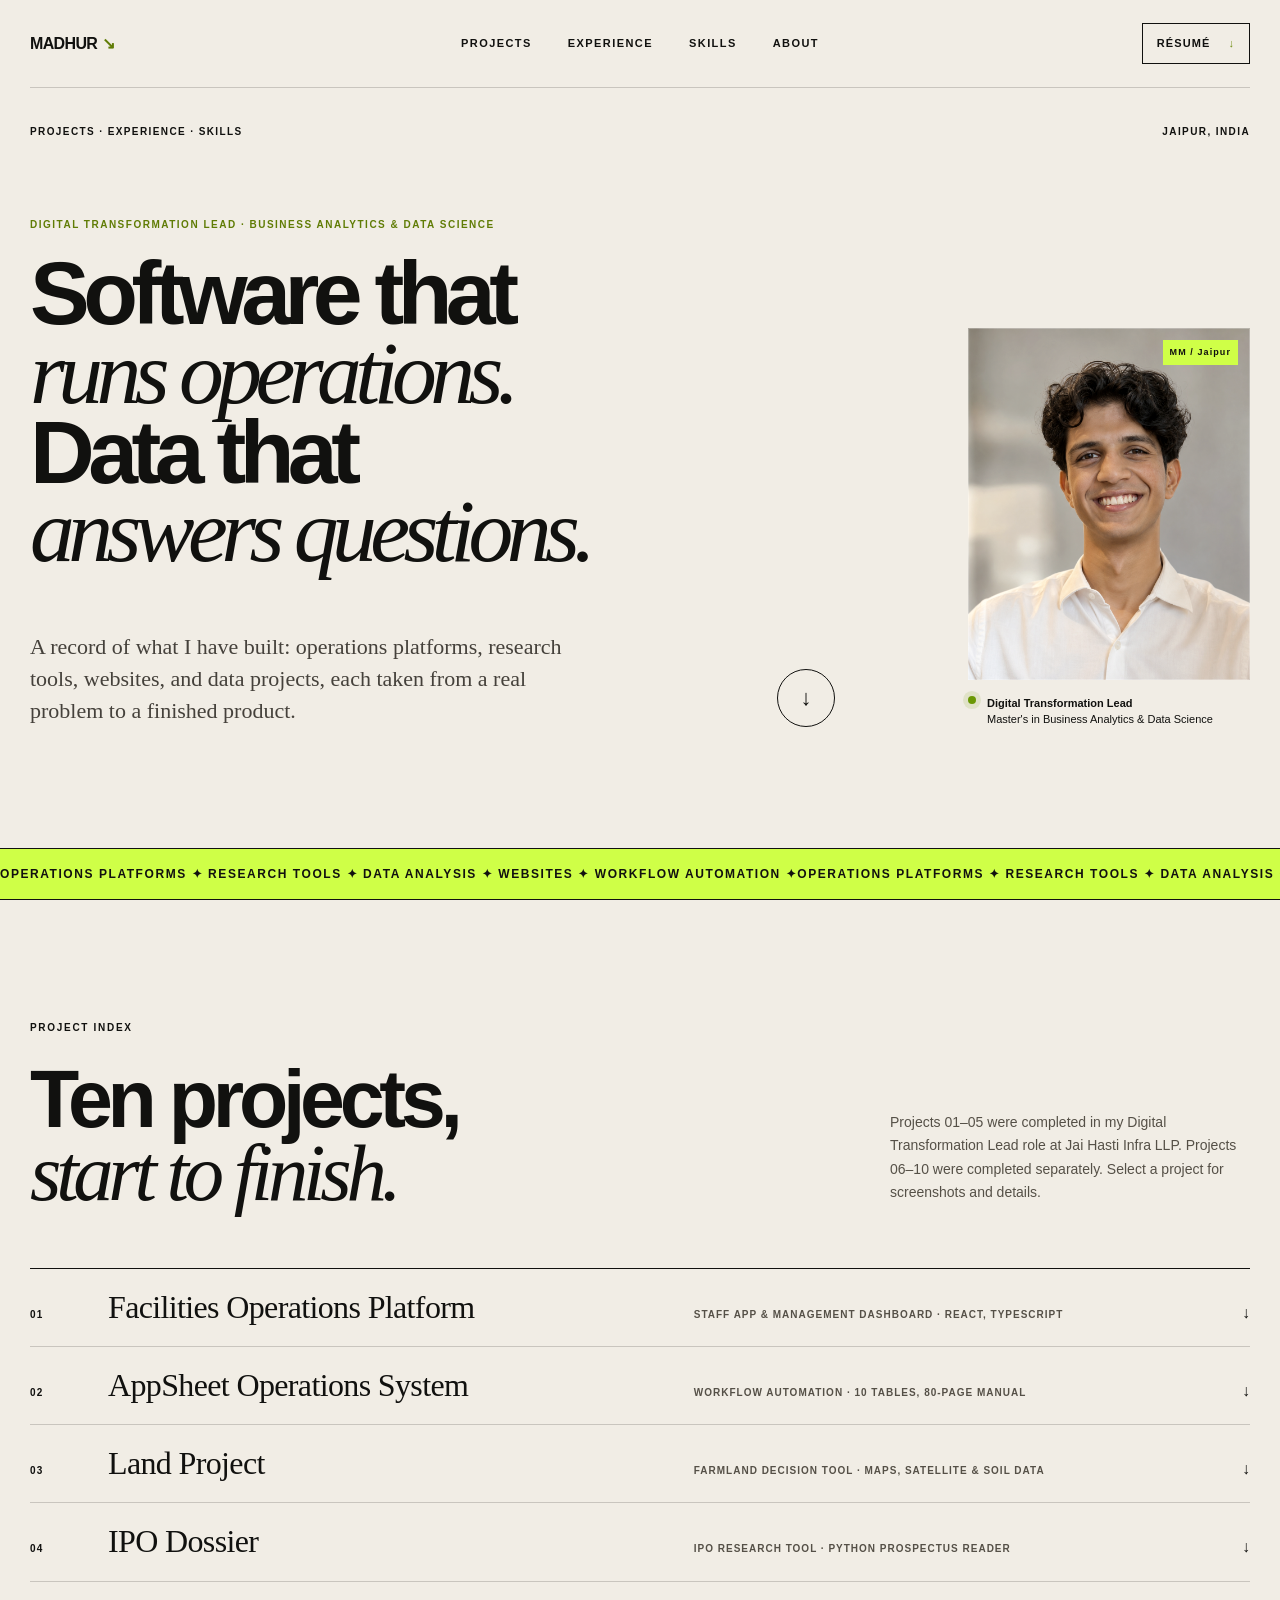
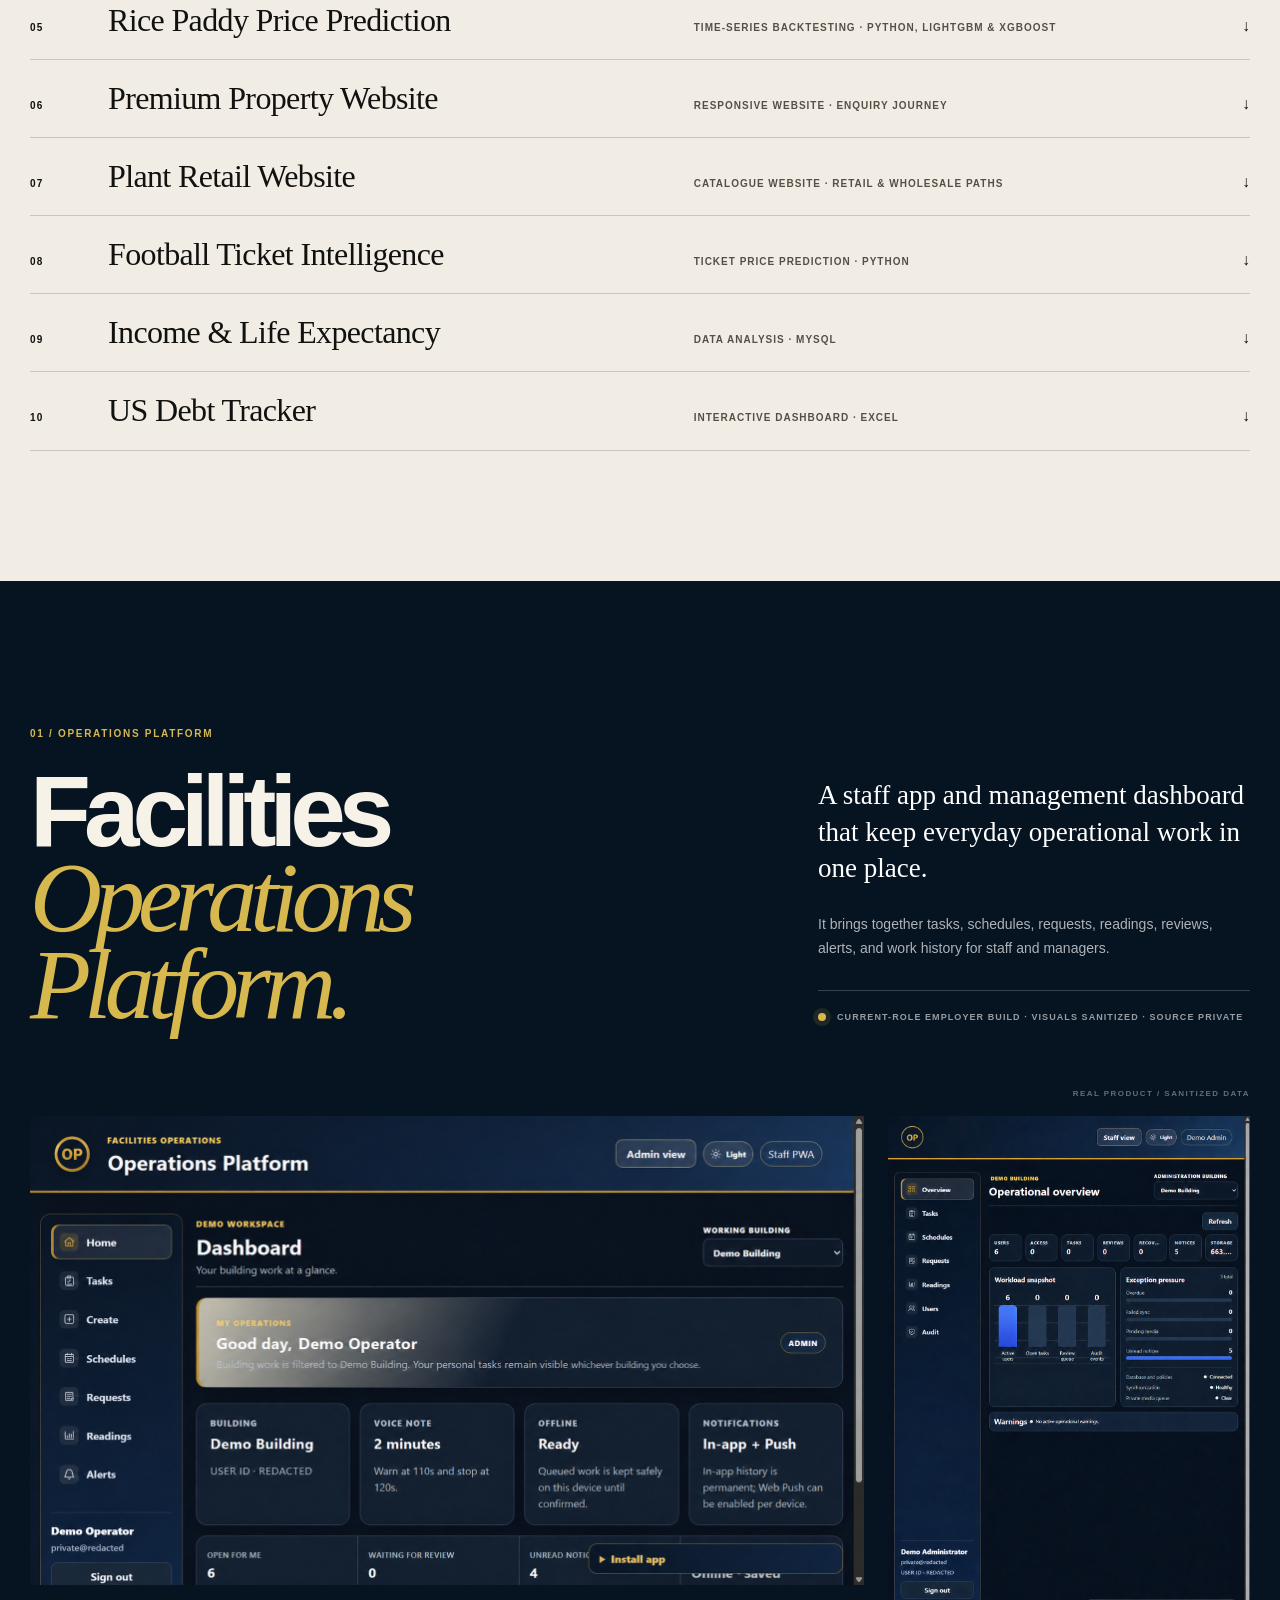
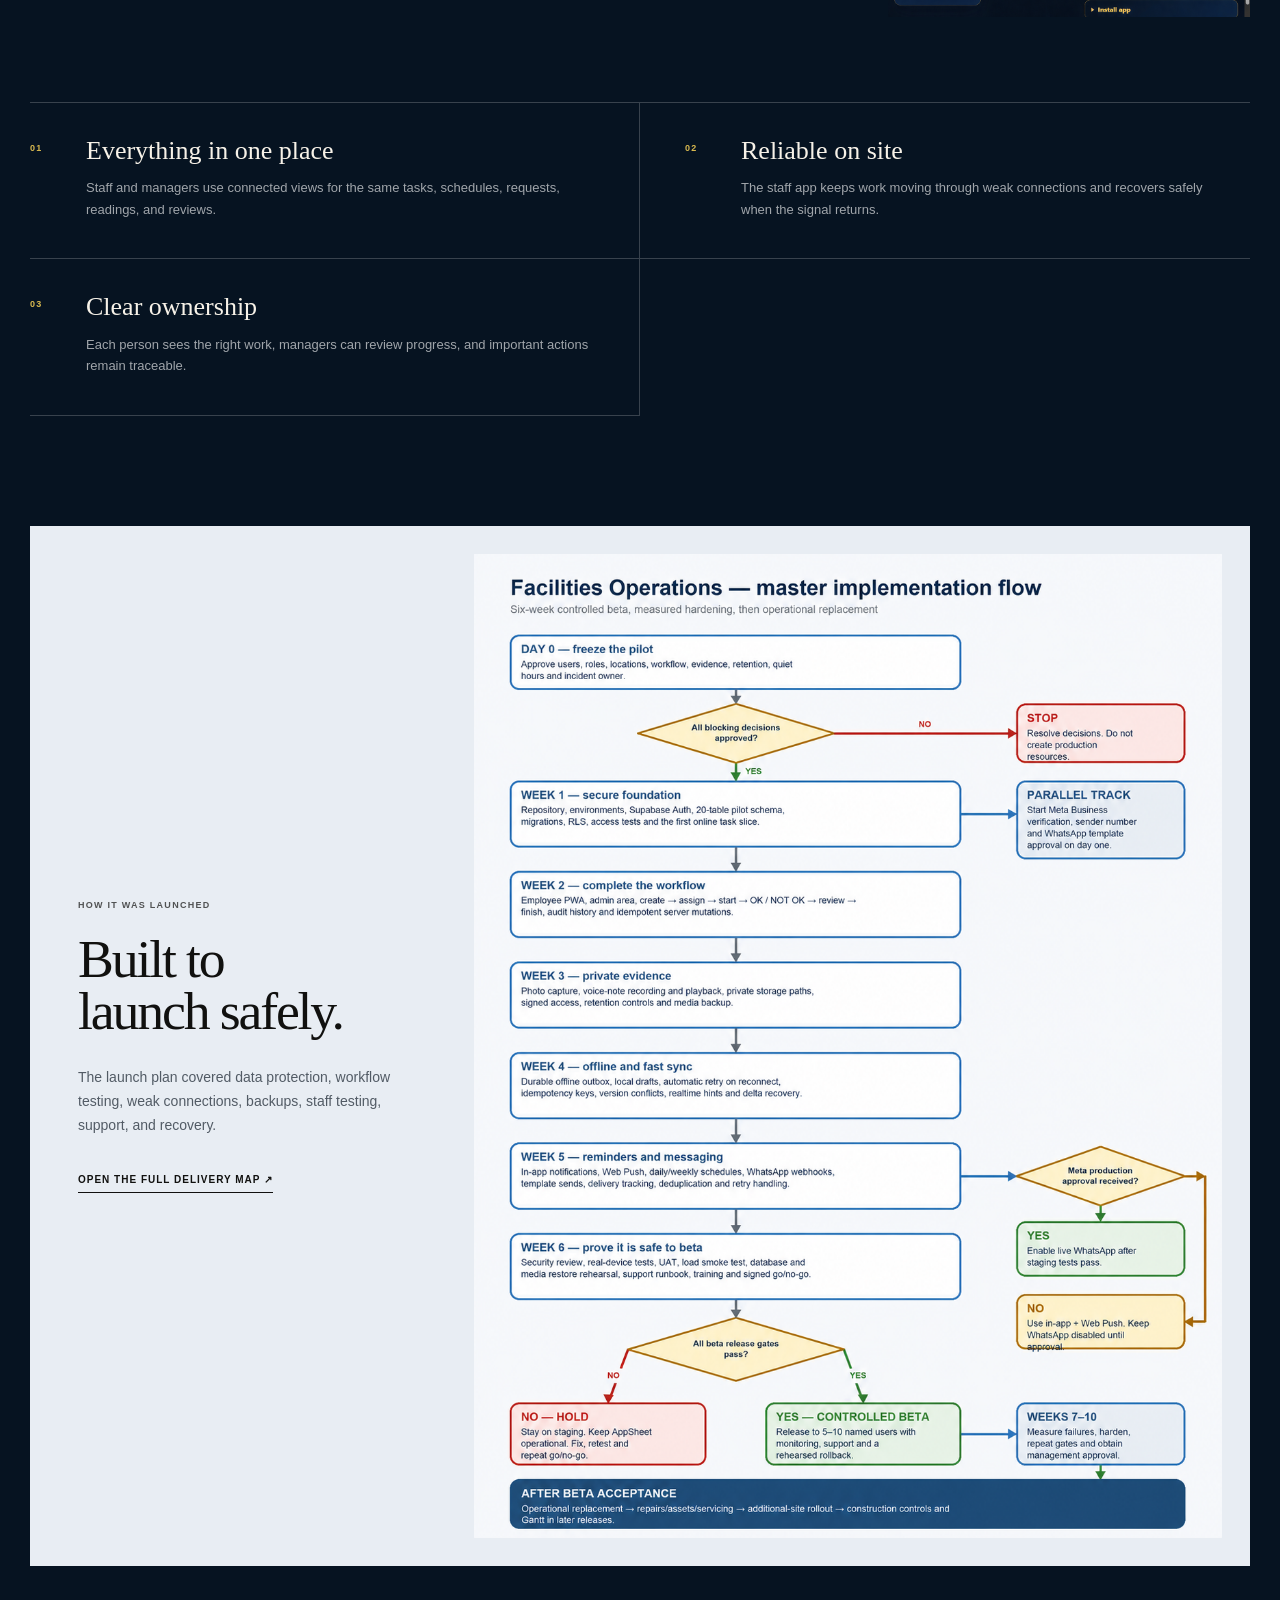
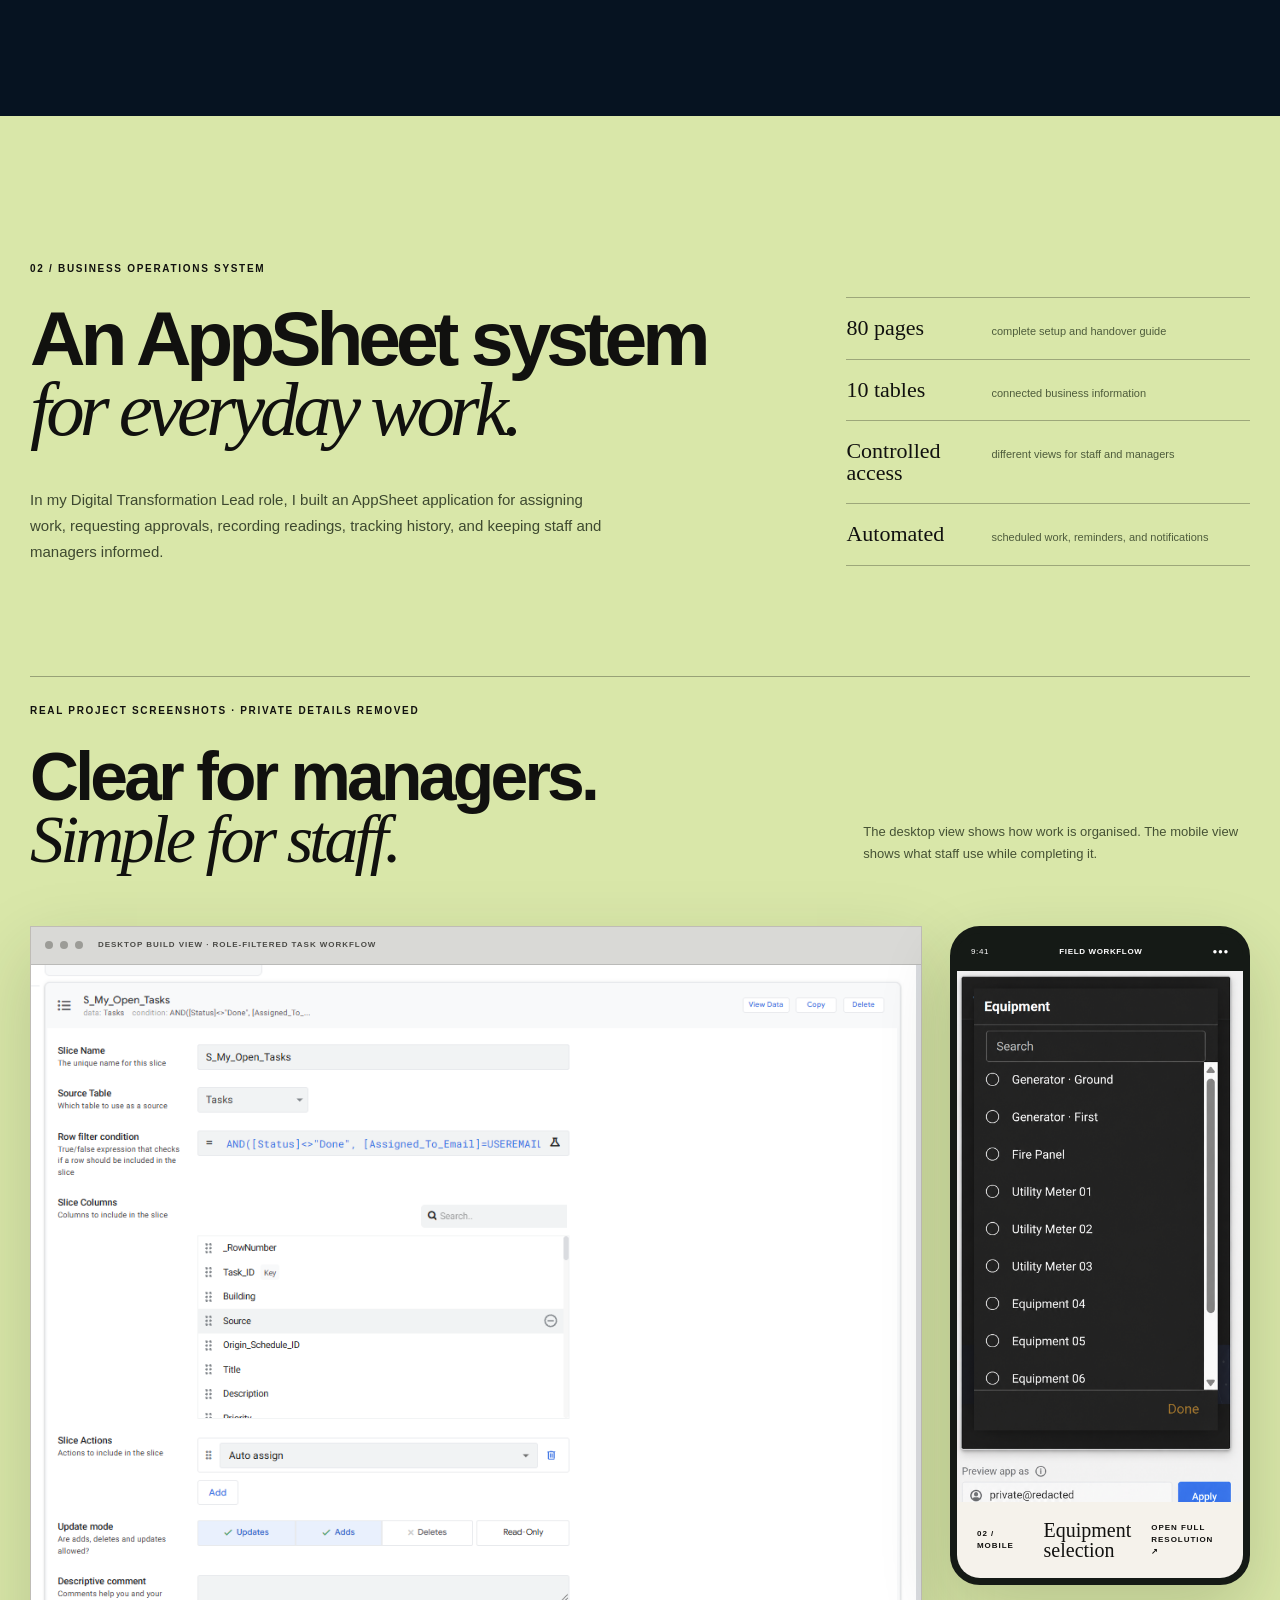
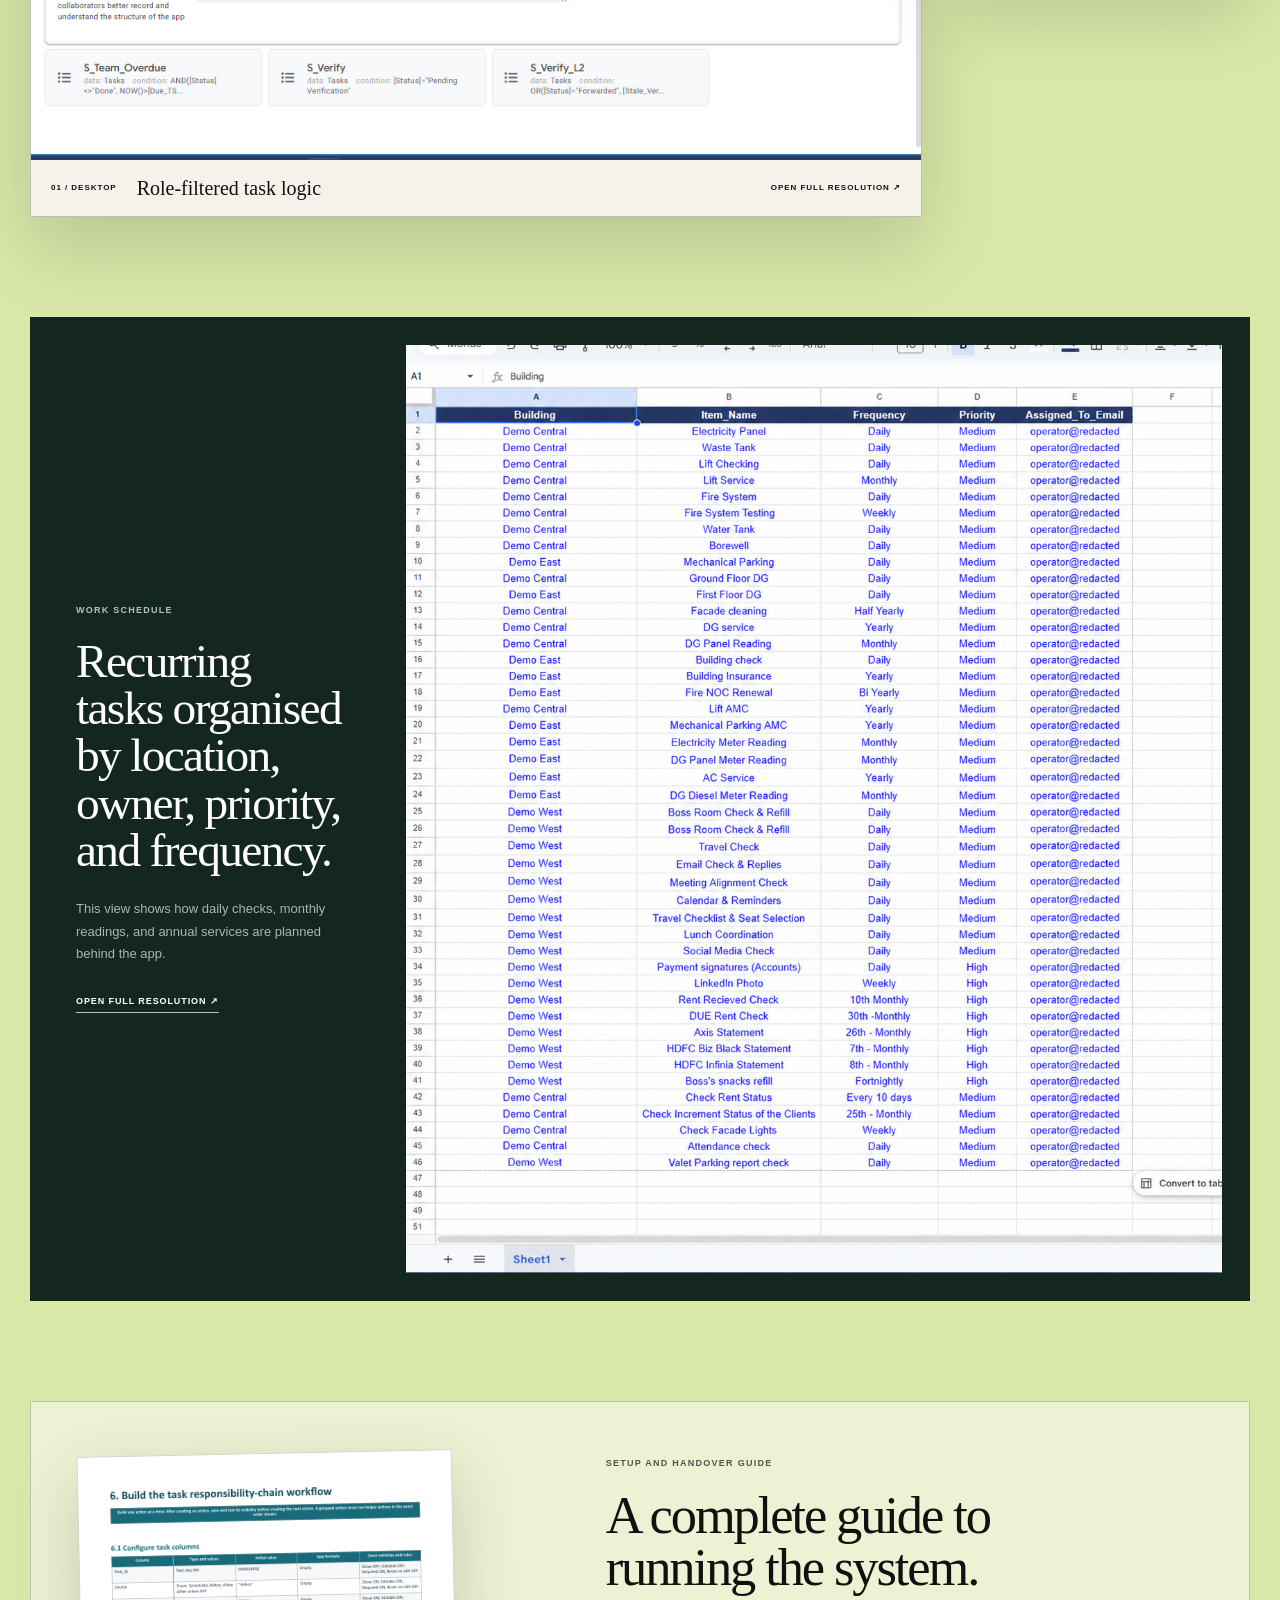
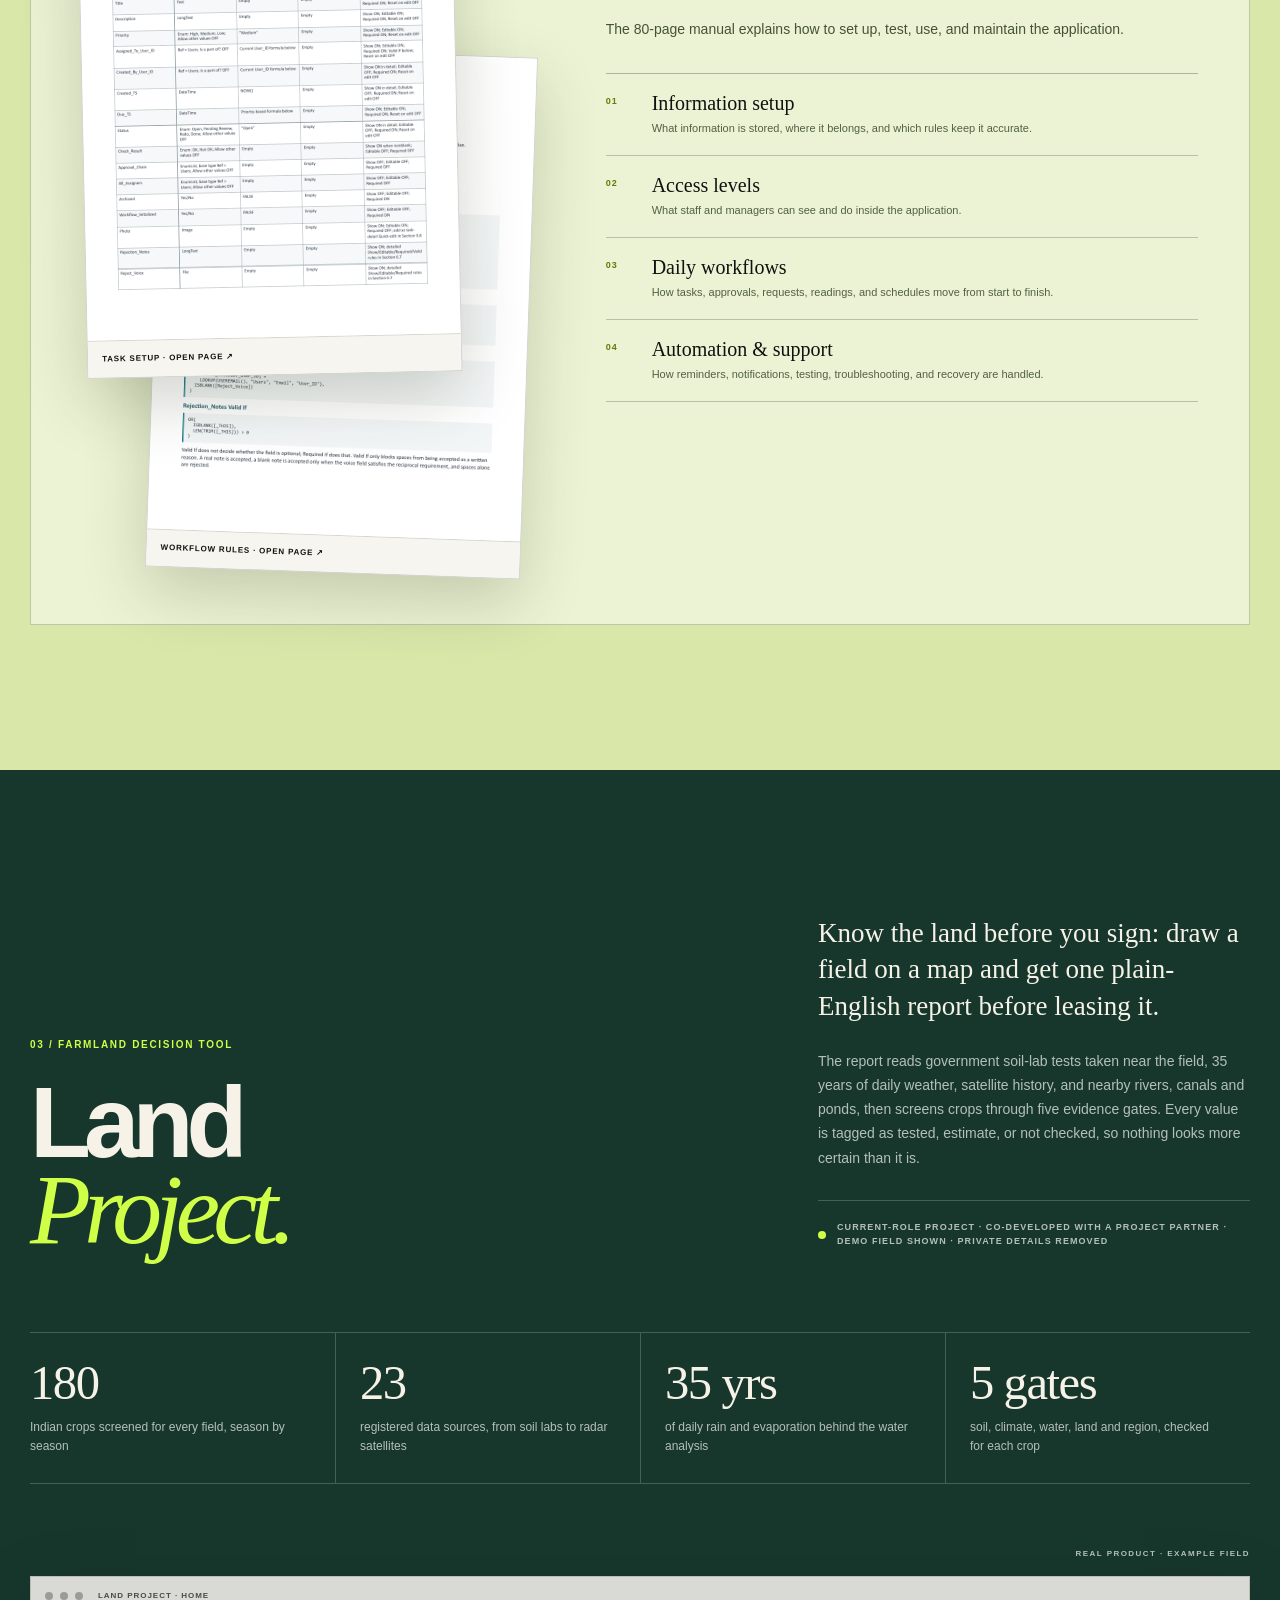
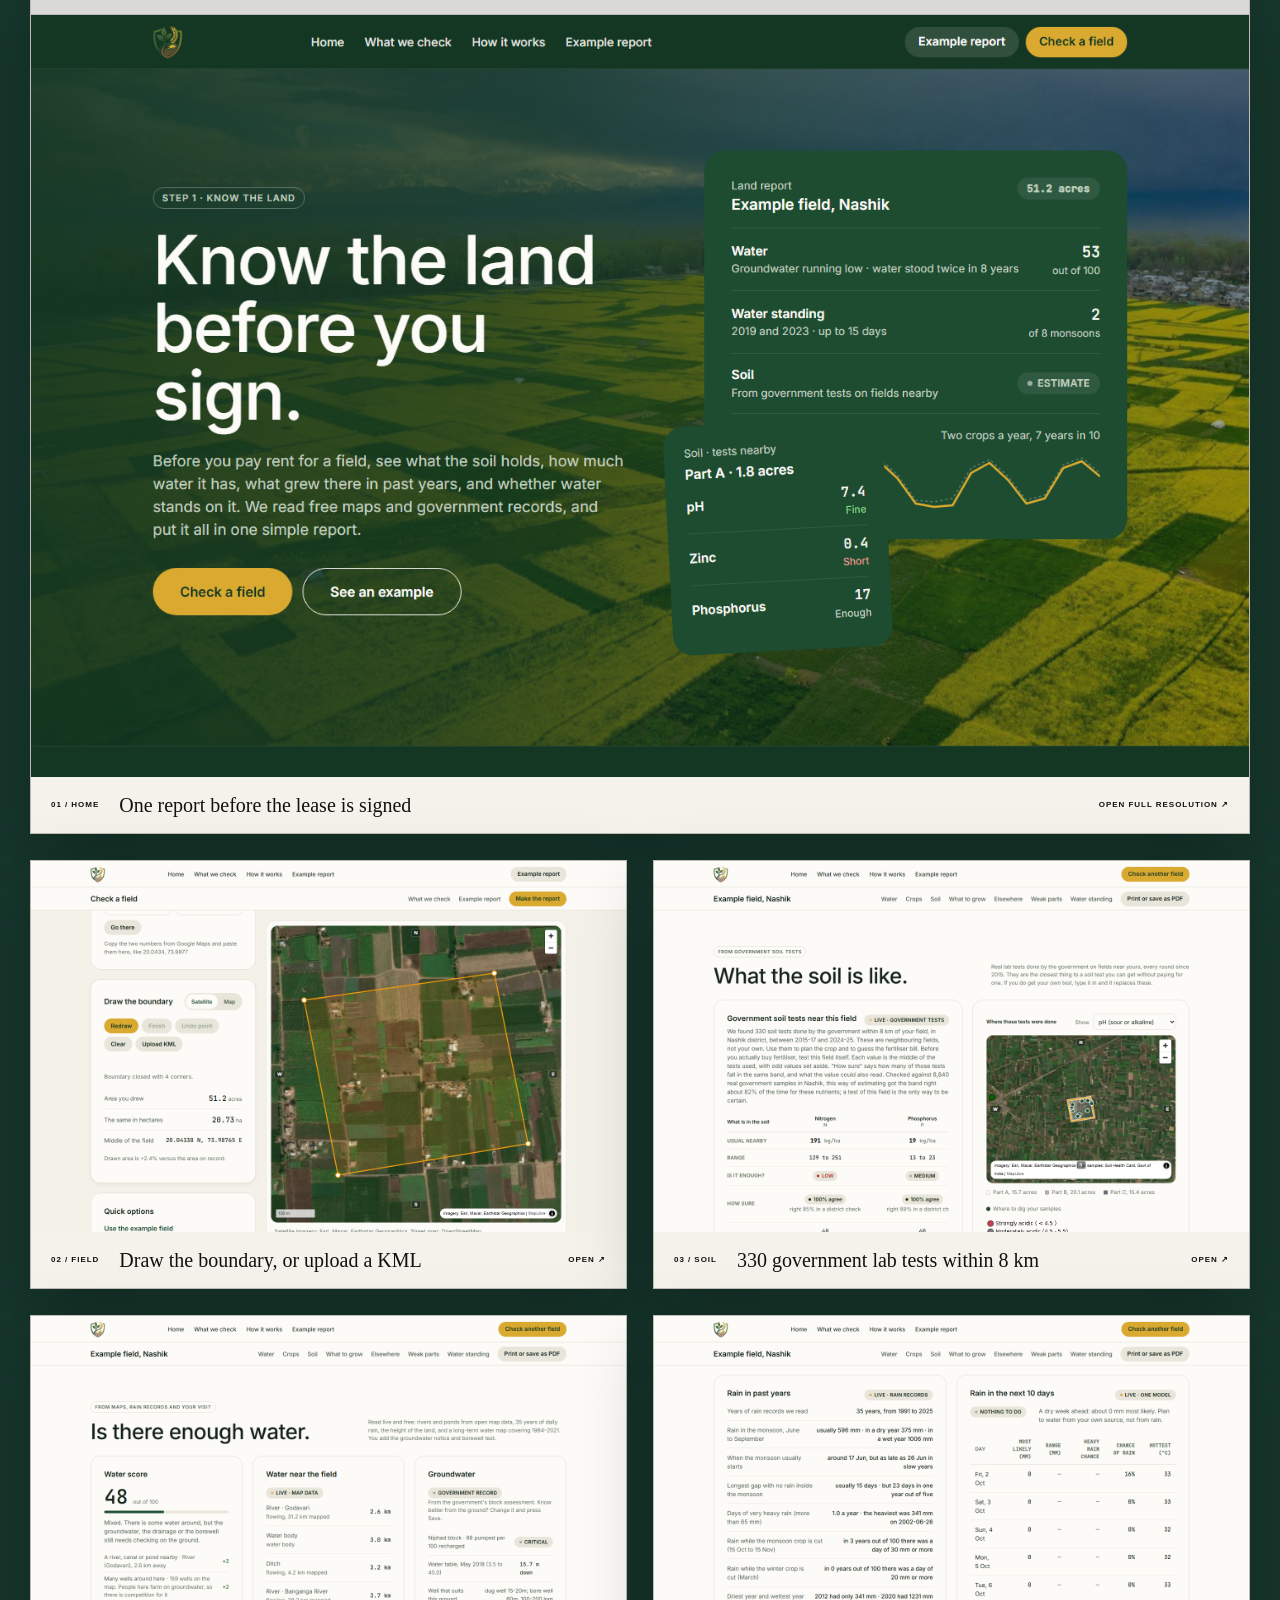
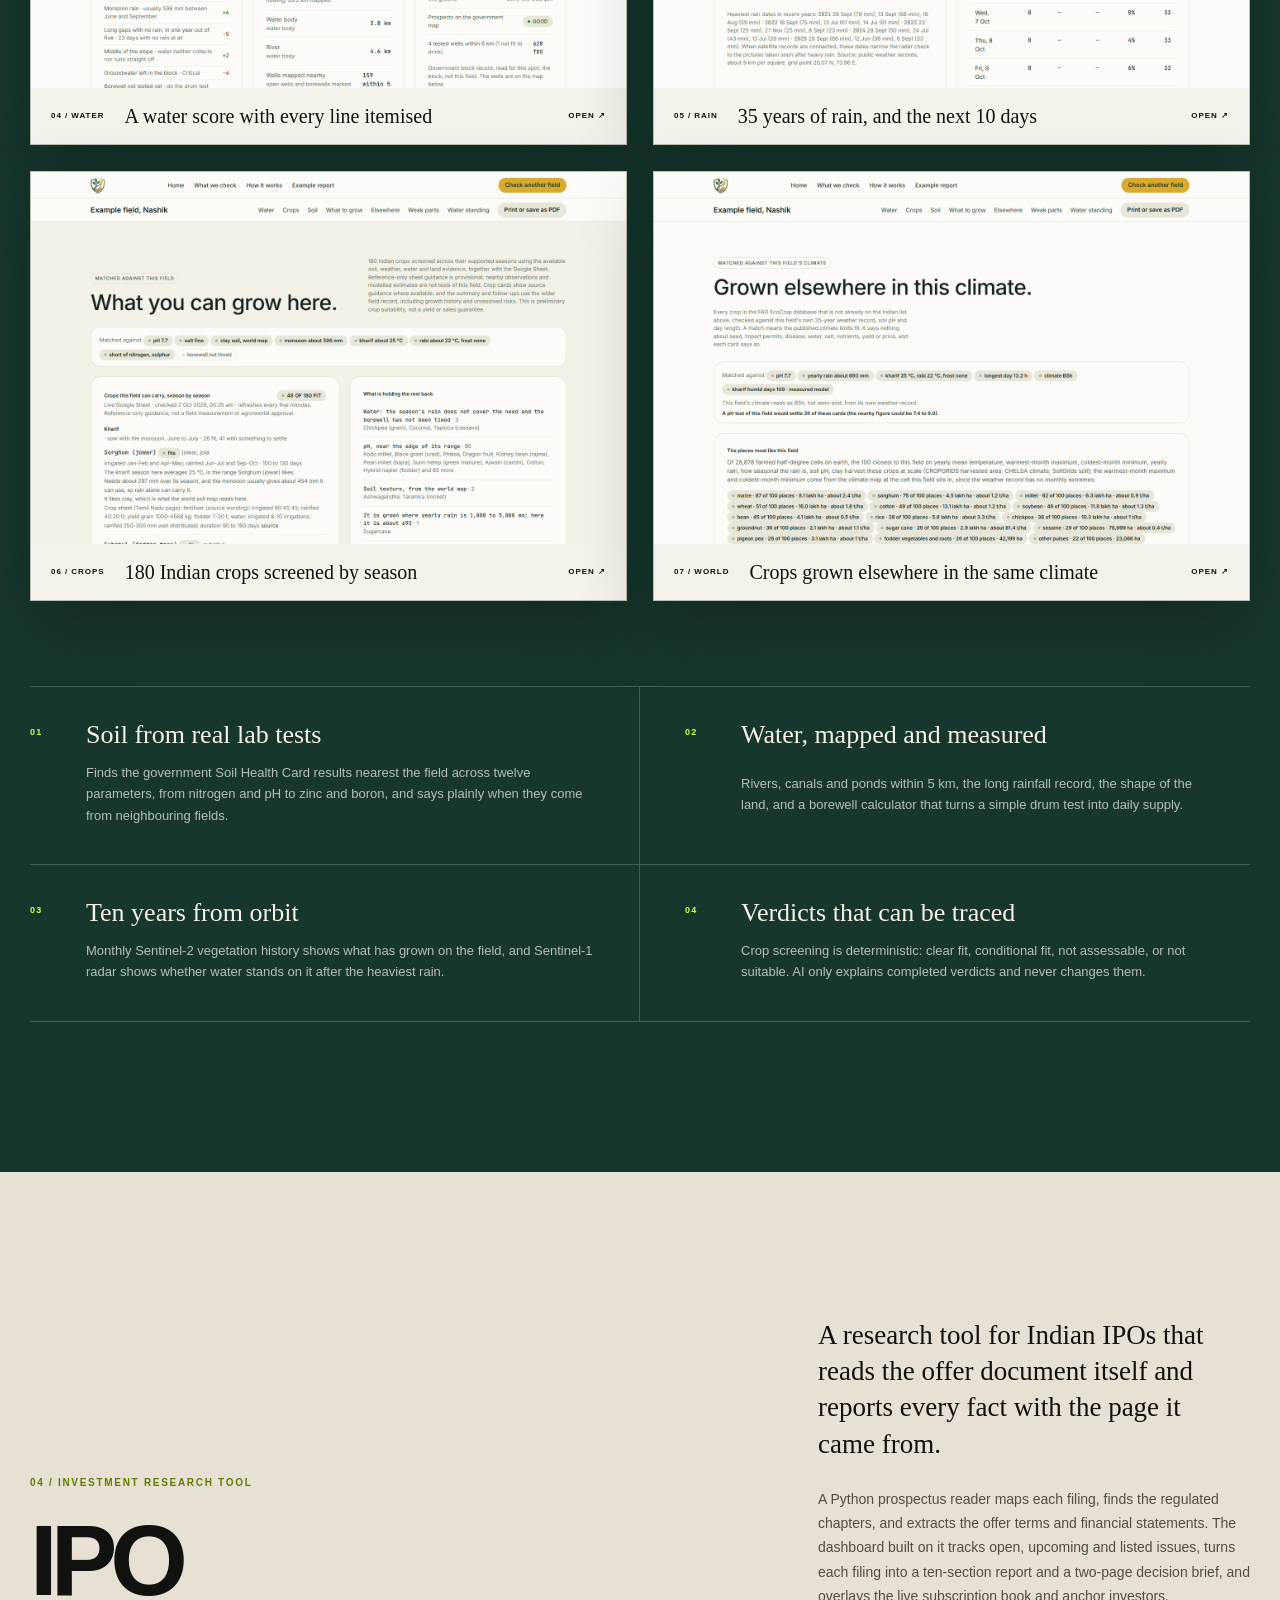
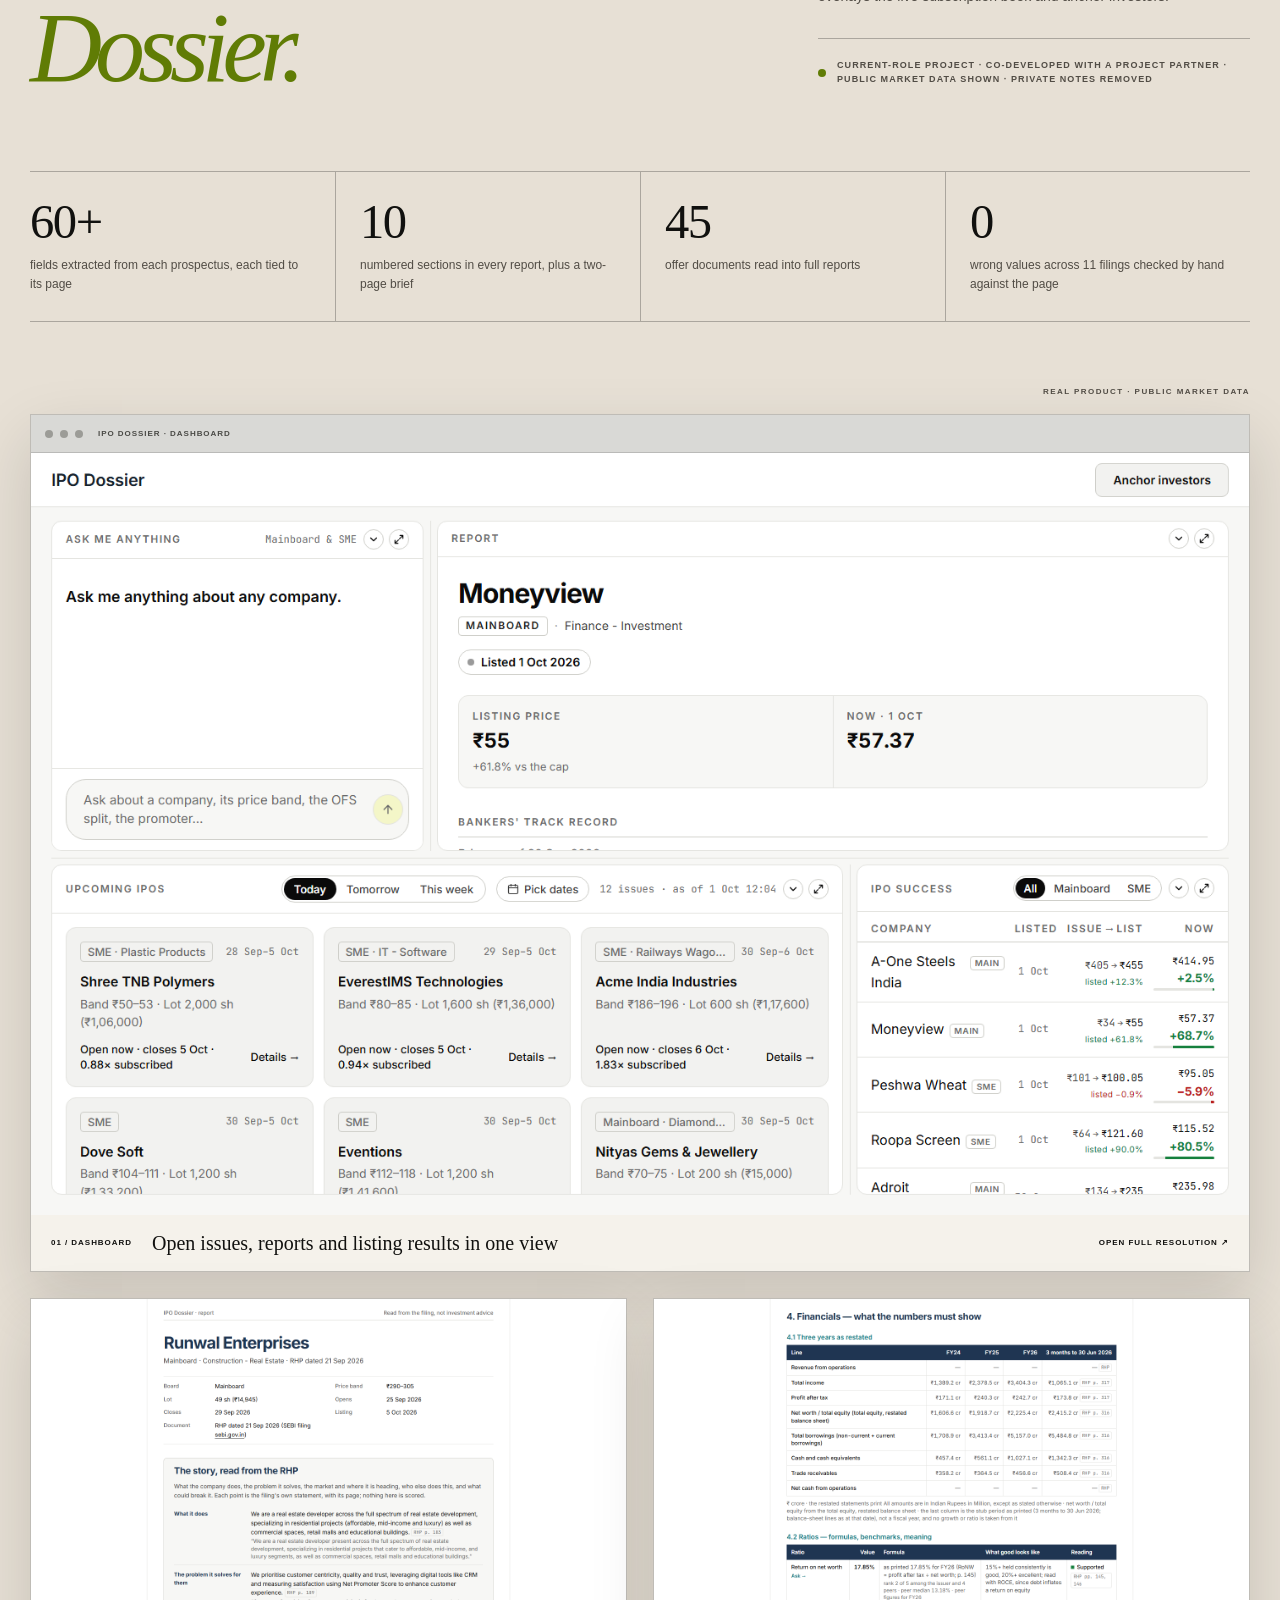
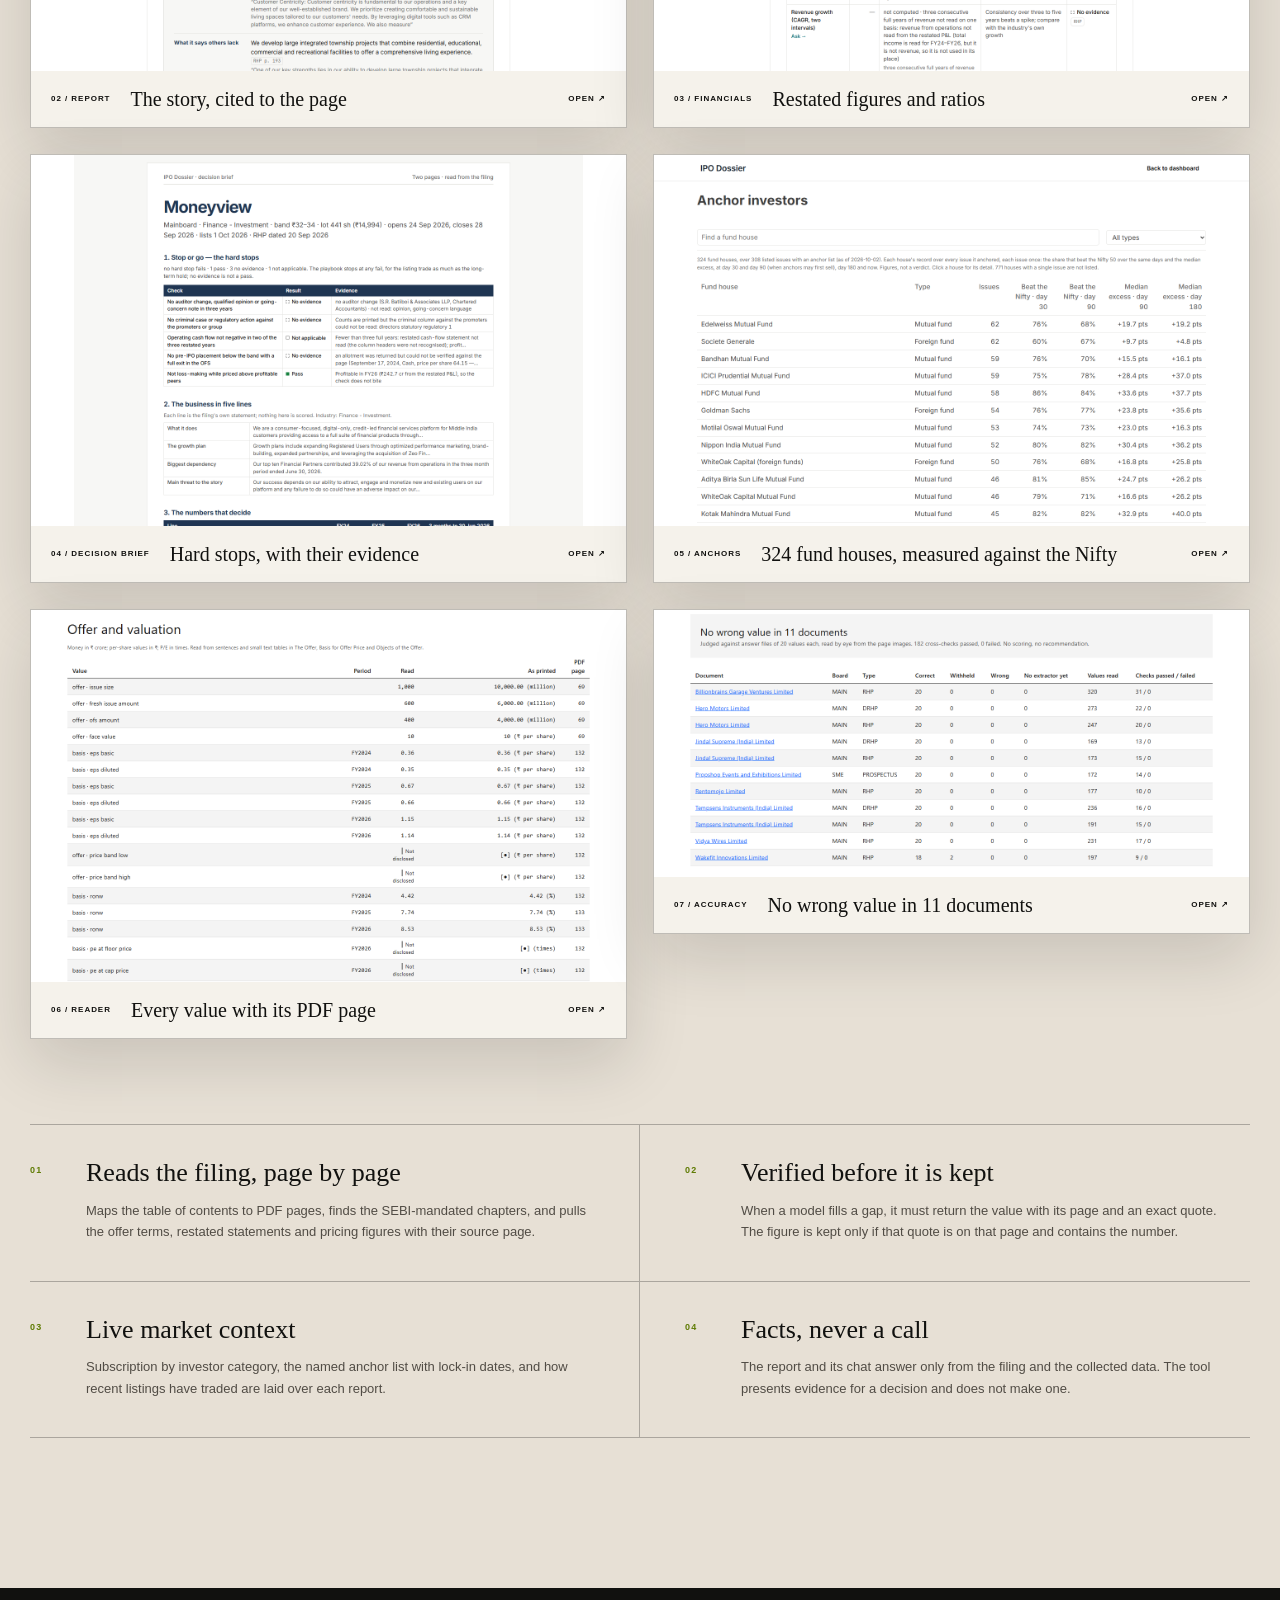
<file: index.html>
<!DOCTYPE html>
<html lang="en">
<head>
<meta charset="utf-8"/>
<meta name="viewport" content="width=device-width, initial-scale=1"/>
<link rel="preload" href="assets/madhur.png" as="image"/>
<link rel="stylesheet" href="assets/site.css">
<link rel="stylesheet" href="assets/resume.css">
<title>Madhur Maheshwari — Projects &amp; Résumé</title>
<meta name="description" content="Projects and résumé of Madhur Maheshwari: operations platforms, a farmland decision tool, an IPO research tool, websites, and data analysis work."/>
<meta property="og:title" content="Madhur Maheshwari — Projects &amp; Résumé"/>
<meta property="og:description" content="Operations platforms, a farmland decision tool, an IPO research tool, websites, and data analysis projects."/>
<meta property="og:type" content="website"/>
<meta property="og:image" content="assets/social-card.png"/>
<meta property="og:image:width" content="1744"/>
<meta property="og:image:height" content="973"/>
<meta property="og:image:alt" content="Madhur Maheshwari — projects and résumé"/>
<meta name="twitter:card" content="summary_large_image"/>
<meta name="twitter:title" content="Madhur Maheshwari — Projects &amp; Résumé"/>
<meta name="twitter:description" content="Operations platforms, research tools, websites, and data analysis projects."/>
<meta name="twitter:image" content="assets/social-card.png"/>
<link rel="shortcut icon" href="assets/favicon.svg"/>
<link rel="icon" href="assets/favicon.svg"/>
</head>
<body>
<main>

<header class="nav-wrap">
  <nav class="nav shell" aria-label="Primary navigation">
    <a class="wordmark" href="#top" aria-label="Madhur Maheshwari home">MADHUR<span>↘</span></a>
    <div class="navlinks"><a href="#projects">Projects</a><a href="#experience">Experience</a><a href="#skills">Skills</a><a href="#about">About</a></div>
    <a class="nav-cta" href="assets/Madhur Maheshwari Resume.pdf?v=7f08c13ade8d" target="_blank">Résumé <span>↓</span></a>
  </nav>
</header>

<section class="hero shell" id="top">
  <div class="hero-topline"><p>Projects · Experience · Skills</p><p>Jaipur, India</p></div>
  <div class="hero-grid">
    <div class="hero-copy">
      <p class="hero-signal">Digital Transformation Lead · Business Analytics &amp; Data Science</p>
      <h1>
        <span class="hero-line"><span>Software that</span> <em>runs operations.</em></span>
        <span class="hero-line"><span>Data that</span> <em>answers questions.</em></span>
      </h1>
      <div class="hero-bottom">
        <p>A record of what I have built: operations platforms, research tools, websites, and data projects, each taken from a real problem to a finished product.</p>
        <a class="round-link" href="#projects" aria-label="View all projects">↓</a>
      </div>
    </div>
    <aside class="hero-profile" aria-label="Profile summary">
      <div class="portrait-wrap"><img src="assets/madhur.png" alt="Madhur Maheshwari"/><span class="portrait-index">MM / Jaipur</span></div>
      <div class="availability role-line"><span class="status-dot"></span><span><b>Digital Transformation Lead</b>Master's in Business Analytics &amp; Data Science</span></div>
    </aside>
  </div>
</section>

<div class="ticker" aria-hidden="true">
  <div class="ticker-track">
    <span>OPERATIONS PLATFORMS ✦ RESEARCH TOOLS ✦ DATA ANALYSIS ✦ WEBSITES ✦ WORKFLOW AUTOMATION ✦ </span>
    <span>OPERATIONS PLATFORMS ✦ RESEARCH TOOLS ✦ DATA ANALYSIS ✦ WEBSITES ✦ WORKFLOW AUTOMATION ✦ </span>
  </div>
</div>

<section class="index-section" id="projects">
  <div class="shell">
    <div class="index-head">
      <div><p class="kicker">Project index</p><h2>Ten projects,<br/><i>start to finish.</i></h2></div>
      <p class="section-note">Projects 01–05 were completed in my Digital Transformation Lead role at Jai Hasti Infra LLP. Projects 06–10 were completed separately. Select a project for screenshots and details.</p>
    </div>
    <div class="index-list">
      <a class="index-row" href="#flagship"><span>01</span><strong>Facilities Operations Platform</strong><em>Staff app &amp; management dashboard · React, TypeScript</em><b>↓</b></a>
      <a class="index-row" href="#appsheet"><span>02</span><strong>AppSheet Operations System</strong><em>Workflow automation · 10 tables, 80-page manual</em><b>↓</b></a>
      <a class="index-row" href="#land"><span>03</span><strong>Land Project</strong><em>Farmland decision tool · maps, satellite &amp; soil data</em><b>↓</b></a>
      <a class="index-row" href="#ipo"><span>04</span><strong>IPO Dossier</strong><em>IPO research tool · Python prospectus reader</em><b>↓</b></a>
      <a class="index-row" href="#rice-paddy"><span>05</span><strong>Rice Paddy Price Prediction</strong><em>Time-series backtesting · Python, LightGBM &amp; XGBoost</em><b>↓</b></a>
      <a class="index-row" href="#web"><span>06</span><strong>Premium Property Website</strong><em>Responsive website · enquiry journey</em><b>↓</b></a>
      <a class="index-row" href="#web"><span>07</span><strong>Plant Retail Website</strong><em>Catalogue website · retail &amp; wholesale paths</em><b>↓</b></a>
      <a class="index-row" href="#lab"><span>08</span><strong>Football Ticket Intelligence</strong><em>Ticket price prediction · Python</em><b>↓</b></a>
      <a class="index-row" href="#lab"><span>09</span><strong>Income &amp; Life Expectancy</strong><em>Data analysis · MySQL</em><b>↓</b></a>
      <a class="index-row" href="#lab"><span>10</span><strong>US Debt Tracker</strong><em>Interactive dashboard · Excel</em><b>↓</b></a>
    </div>
  </div>
</section>

<section class="flagship-section" id="flagship">
  <div class="shell flagship-intro">
    <div><p class="kicker flagship-kicker">01 / Operations platform</p><h2>Facilities<br/><i>Operations Platform.</i></h2></div>
    <div class="flagship-summary">
      <p class="flagship-lede">A staff app and management dashboard that keep everyday operational work in one place.</p>
      <p>It brings together tasks, schedules, requests, readings, reviews, alerts, and work history for staff and managers.</p>
      <div class="confidential-note"><span></span>Current-role employer build · visuals sanitized · source private</div>
    </div>
  </div>
  <div class="shell product-proof">
    <div class="product-shot product-shot-main"><img src="assets/staff-operations-sanitized.png" alt="Staff dashboard for a facilities operations platform with private details removed" loading="lazy"/></div>
    <div class="product-shot product-shot-admin"><img src="assets/admin-operations-sanitized.png" alt="Sanitized administration dashboard for a facilities operations platform" loading="lazy"/></div>
  </div>
  <div class="shell platform-details">
    <div class="capability-grid">
      <article class="capability"><span>01</span><h3>Everything in one place</h3><p>Staff and managers use connected views for the same tasks, schedules, requests, readings, and reviews.</p></article>
      <article class="capability"><span>02</span><h3>Reliable on site</h3><p>The staff app keeps work moving through weak connections and recovers safely when the signal returns.</p></article>
      <article class="capability"><span>03</span><h3>Clear ownership</h3><p>Each person sees the right work, managers can review progress, and important actions remain traceable.</p></article>
    </div>
  </div>
  <div class="shell delivery-map" id="delivery">
    <div class="delivery-copy">
      <p class="case-label">How it was launched</p>
      <h3>Built to launch safely.</h3>
      <p>The launch plan covered data protection, workflow testing, weak connections, backups, staff testing, support, and recovery.</p>
      <a href="assets/operations-implementation-flow.png" target="_blank">Open the full delivery map ↗</a>
    </div>
    <a class="delivery-image" href="assets/operations-implementation-flow.png" target="_blank" aria-label="Open the full implementation flowchart"><img src="assets/operations-implementation-flow.png" alt="Implementation and controlled rollout flowchart for a facilities operations platform" loading="lazy"/></a>
  </div>
</section>

<section class="appsheet-section" id="appsheet">
  <div class="shell appsheet-intro">
    <div class="appsheet-copy">
      <p class="kicker">02 / Business operations system</p>
      <h2>An AppSheet system<br/><i>for everyday work.</i></h2>
      <p class="appsheet-lede">In my Digital Transformation Lead role, I built an AppSheet application for assigning work, requesting approvals, recording readings, tracking history, and keeping staff and managers informed.</p>
    </div>
    <div class="appsheet-facts">
      <div><b>80 pages</b><span>complete setup and handover guide</span></div>
      <div><b>10 tables</b><span>connected business information</span></div>
      <div><b>Controlled access</b><span>different views for staff and managers</span></div>
      <div><b>Automated</b><span>scheduled work, reminders, and notifications</span></div>
    </div>
  </div>
  <div class="shell appsheet-proof">
    <div class="appsheet-proof-head">
      <div><p class="kicker">Real project screenshots · private details removed</p><h3>Clear for managers.<br/><i>Simple for staff.</i></h3></div>
      <p>The desktop view shows how work is organised. The mobile view shows what staff use while completing it.</p>
    </div>
    <div class="appsheet-device-grid">
      <a class="appsheet-desktop" href="assets/appsheet-desktop-workflow.png" target="_blank" aria-label="Open the desktop AppSheet workflow configuration at full resolution">
        <div class="browser-bar" aria-hidden="true"><span></span><span></span><span></span><b>Desktop build view · role-filtered task workflow</b></div>
        <img src="assets/appsheet-desktop-workflow.png" alt="Desktop AppSheet workflow configuration showing a role-filtered open tasks slice" loading="lazy"/>
        <div class="appsheet-caption"><span>01 / Desktop</span><strong>Role-filtered task logic</strong><small>Open full resolution ↗</small></div>
      </a>
      <a class="appsheet-mobile" href="assets/appsheet-equipment-sanitized.png" target="_blank" aria-label="Open the mobile AppSheet field workflow at full resolution">
        <div class="mobile-top" aria-hidden="true"><span>9:41</span><b>Field workflow</b><span>●●●</span></div>
        <img src="assets/appsheet-equipment-sanitized.png" alt="Sanitized mobile AppSheet equipment selection workflow" loading="lazy"/>
        <div class="appsheet-caption"><span>02 / Mobile</span><strong>Equipment selection</strong><small>Open full resolution ↗</small></div>
      </a>
    </div>
    <a class="appsheet-data-map" href="assets/appsheet-schedules-sanitized.png" target="_blank" aria-label="Open the sanitized AppSheet schedule data map at full resolution">
      <div class="appsheet-data-copy">
        <p class="case-label">Work schedule</p>
        <h3>Recurring tasks organised by location, owner, priority, and frequency.</h3>
        <p>This view shows how daily checks, monthly readings, and annual services are planned behind the app.</p>
        <span>Open full resolution ↗</span>
      </div>
      <img src="assets/appsheet-schedules-sanitized.png" alt="Sanitized schedule data backing the AppSheet operations workflow" loading="lazy"/>
    </a>
    <div class="appsheet-documentation" id="appsheet-manual">
      <div class="manual-preview" aria-label="Selected pages from the implementation manual">
        <a class="manual-page manual-page-primary" href="assets/manual-task-schema.png" target="_blank" aria-label="Open the task setup manual page at full resolution"><img src="assets/manual-task-schema.png" alt="Manual page explaining task information and rules" loading="lazy"/><span>Task setup · open page ↗</span></a>
        <a class="manual-page manual-page-secondary" href="assets/manual-workflow-rules.png" target="_blank" aria-label="Open the workflow rules manual page at full resolution"><img src="assets/manual-workflow-rules.png" alt="Manual page documenting conditional workflow formulas and validation rules" loading="lazy"/><span>Workflow rules · open page ↗</span></a>
      </div>
      <div class="manual-content">
        <p class="case-label">Setup and handover guide</p>
        <h3>A complete guide to running the system.</h3>
        <p class="manual-lede">The 80-page manual explains how to set up, test, use, and maintain the application.</p>
        <div class="manual-chapters">
          <article><span>01</span><div><h4>Information setup</h4><p>What information is stored, where it belongs, and which rules keep it accurate.</p></div></article>
          <article><span>02</span><div><h4>Access levels</h4><p>What staff and managers can see and do inside the application.</p></div></article>
          <article><span>03</span><div><h4>Daily workflows</h4><p>How tasks, approvals, requests, readings, and schedules move from start to finish.</p></div></article>
          <article><span>04</span><div><h4>Automation &amp; support</h4><p>How reminders, notifications, testing, troubleshooting, and recovery are handled.</p></div></article>
        </div>
      </div>
    </div>
  </div>
</section>

<section class="case-section case-land" id="land">
  <div class="shell case-intro">
    <div><p class="kicker">03 / Farmland decision tool</p><h2>Land<br/><i>Project.</i></h2></div>
    <div class="case-summary">
      <p class="case-lede">Know the land before you sign: draw a field on a map and get one plain-English report before leasing it.</p>
      <p>The report reads government soil-lab tests taken near the field, 35 years of daily weather, satellite history, and nearby rivers, canals and ponds, then screens crops through five evidence gates. Every value is tagged as tested, estimate, or not checked, so nothing looks more certain than it is.</p>
      <div class="case-note"><span></span>Current-role project · co-developed with a project partner · demo field shown · private details removed</div>
    </div>
  </div>
  <div class="shell">
    <div class="case-facts">
      <div><b>180</b><span>Indian crops screened for every field, season by season</span></div>
      <div><b>23</b><span>registered data sources, from soil labs to radar satellites</span></div>
      <div><b>35 yrs</b><span>of daily rain and evaporation behind the water analysis</span></div>
      <div><b>5 gates</b><span>soil, climate, water, land and region, checked for each crop</span></div>
    </div>
    <p class="shot-label">Real product · example field</p>
    <a class="shot shot-main" href="assets/land-home.png" target="_blank" aria-label="Open the Land Project home page at full resolution">
      <div class="browser-bar" aria-hidden="true"><span></span><span></span><span></span><b>Land Project · home</b></div>
      <img src="assets/land-home.png" alt="Land Project home page with the headline Know the land before you sign and an example field report card" loading="lazy"/>
      <div class="appsheet-caption"><span>01 / Home</span><strong>One report before the lease is signed</strong><small>Open full resolution ↗</small></div>
    </a>
    <div class="shot-grid">
      <a class="shot" href="assets/land-field-map.png" target="_blank" aria-label="Open the field drawing page at full resolution">
        <img src="assets/land-field-map.png" alt="Satellite map with a field boundary drawn and its area in acres and hectares" loading="lazy"/>
        <div class="appsheet-caption"><span>02 / Field</span><strong>Draw the boundary, or upload a KML</strong><small>Open ↗</small></div>
      </a>
      <a class="shot" href="assets/land-report-soil.png" target="_blank" aria-label="Open the soil section at full resolution">
        <img src="assets/land-report-soil.png" alt="Soil section showing government soil test results near the field with a sample map" loading="lazy"/>
        <div class="appsheet-caption"><span>03 / Soil</span><strong>330 government lab tests within 8 km</strong><small>Open ↗</small></div>
      </a>
      <a class="shot" href="assets/land-report-water.png" target="_blank" aria-label="Open the water section at full resolution">
        <img src="assets/land-report-water.png" alt="Water section with a score out of 100, nearby rivers and the groundwater record" loading="lazy"/>
        <div class="appsheet-caption"><span>04 / Water</span><strong>A water score with every line itemised</strong><small>Open ↗</small></div>
      </a>
      <a class="shot" href="assets/land-rain.png" target="_blank" aria-label="Open the rainfall section at full resolution">
        <img src="assets/land-rain.png" alt="Rain record over 35 years beside a ten-day forecast" loading="lazy"/>
        <div class="appsheet-caption"><span>05 / Rain</span><strong>35 years of rain, and the next 10 days</strong><small>Open ↗</small></div>
      </a>
      <a class="shot" href="assets/land-report-crops.png" target="_blank" aria-label="Open the crop screening section at full resolution">
        <img src="assets/land-report-crops.png" alt="Crop screening section listing which crops fit the field season by season" loading="lazy"/>
        <div class="appsheet-caption"><span>06 / Crops</span><strong>180 Indian crops screened by season</strong><small>Open ↗</small></div>
      </a>
      <a class="shot" href="assets/land-global-crops.png" target="_blank" aria-label="Open the global crop match section at full resolution">
        <img src="assets/land-global-crops.png" alt="Global crop section matching the field's climate with similar farmed places worldwide" loading="lazy"/>
        <div class="appsheet-caption"><span>07 / World</span><strong>Crops grown elsewhere in the same climate</strong><small>Open ↗</small></div>
      </a>
    </div>
    <div class="case-points">
      <article class="case-point"><span>01</span><h3>Soil from real lab tests</h3><p>Finds the government Soil Health Card results nearest the field across twelve parameters, from nitrogen and pH to zinc and boron, and says plainly when they come from neighbouring fields.</p></article>
      <article class="case-point"><span>02</span><h3>Water, mapped and measured</h3><p>Rivers, canals and ponds within 5 km, the long rainfall record, the shape of the land, and a borewell calculator that turns a simple drum test into daily supply.</p></article>
      <article class="case-point"><span>03</span><h3>Ten years from orbit</h3><p>Monthly Sentinel-2 vegetation history shows what has grown on the field, and Sentinel-1 radar shows whether water stands on it after the heaviest rain.</p></article>
      <article class="case-point"><span>04</span><h3>Verdicts that can be traced</h3><p>Crop screening is deterministic: clear fit, conditional fit, not assessable, or not suitable. AI only explains completed verdicts and never changes them.</p></article>
    </div>
  </div>
</section>

<section class="case-section case-ipo" id="ipo">
  <div class="shell case-intro">
    <div><p class="kicker">04 / Investment research tool</p><h2>IPO<br/><i>Dossier.</i></h2></div>
    <div class="case-summary">
      <p class="case-lede">A research tool for Indian IPOs that reads the offer document itself and reports every fact with the page it came from.</p>
      <p>A Python prospectus reader maps each filing, finds the regulated chapters, and extracts the offer terms and financial statements. The dashboard built on it tracks open, upcoming and listed issues, turns each filing into a ten-section report and a two-page decision brief, and overlays the live subscription book and anchor investors.</p>
      <div class="case-note"><span></span>Current-role project · co-developed with a project partner · public market data shown · private notes removed</div>
    </div>
  </div>
  <div class="shell">
    <div class="case-facts">
      <div><b>60+</b><span>fields extracted from each prospectus, each tied to its page</span></div>
      <div><b>10</b><span>numbered sections in every report, plus a two-page brief</span></div>
      <div><b>45</b><span>offer documents read into full reports</span></div>
      <div><b>0</b><span>wrong values across 11 filings checked by hand against the page</span></div>
    </div>
    <p class="shot-label">Real product · public market data</p>
    <a class="shot shot-main" href="assets/ipo-dashboard.png" target="_blank" aria-label="Open the IPO Dossier dashboard at full resolution">
      <div class="browser-bar" aria-hidden="true"><span></span><span></span><span></span><b>IPO Dossier · dashboard</b></div>
      <img src="assets/ipo-dashboard.png" alt="IPO Dossier dashboard with a question box, an issue report, upcoming IPO cards and recent listing performance" loading="lazy"/>
      <div class="appsheet-caption"><span>01 / Dashboard</span><strong>Open issues, reports and listing results in one view</strong><small>Open full resolution ↗</small></div>
    </a>
    <div class="shot-grid">
      <a class="shot" href="assets/ipo-report-top.png" target="_blank" aria-label="Open the report story section at full resolution">
        <img src="assets/ipo-report-top.png" alt="Top of an IPO report with issue terms and the company story, each point cited to a prospectus page" loading="lazy"/>
        <div class="appsheet-caption"><span>02 / Report</span><strong>The story, cited to the page</strong><small>Open ↗</small></div>
      </a>
      <a class="shot" href="assets/ipo-report-financials.png" target="_blank" aria-label="Open the report financials section at full resolution">
        <img src="assets/ipo-report-financials.png" alt="Financials section of an IPO report with restated figures, page references and ratio readings" loading="lazy"/>
        <div class="appsheet-caption"><span>03 / Financials</span><strong>Restated figures and ratios</strong><small>Open ↗</small></div>
      </a>
      <a class="shot" href="assets/ipo-decision-sheet.png" target="_blank" aria-label="Open the decision brief at full resolution">
        <img src="assets/ipo-decision-sheet.png" alt="Two-page decision brief with hard-stop checks and the evidence for each" loading="lazy"/>
        <div class="appsheet-caption"><span>04 / Decision brief</span><strong>Hard stops, with their evidence</strong><small>Open ↗</small></div>
      </a>
      <a class="shot" href="assets/ipo-anchors.png" target="_blank" aria-label="Open the anchor investor records at full resolution">
        <img src="assets/ipo-anchors.png" alt="Anchor investor table showing each fund house's record against the Nifty 50" loading="lazy"/>
        <div class="appsheet-caption"><span>05 / Anchors</span><strong>324 fund houses, measured against the Nifty</strong><small>Open ↗</small></div>
      </a>
      <a class="shot" href="assets/ipo-reader-extraction.png" target="_blank" aria-label="Open the prospectus reader output at full resolution">
        <img src="assets/ipo-reader-extraction.png" alt="Prospectus reader output listing each value read, as printed, with its PDF page" loading="lazy"/>
        <div class="appsheet-caption"><span>06 / Reader</span><strong>Every value with its PDF page</strong><small>Open ↗</small></div>
      </a>
      <a class="shot" href="assets/ipo-reader-accuracy.png" target="_blank" aria-label="Open the reader accuracy table at full resolution">
        <img src="assets/ipo-reader-accuracy.png" alt="Accuracy table showing no wrong value across eleven hand-checked offer documents" loading="lazy"/>
        <div class="appsheet-caption"><span>07 / Accuracy</span><strong>No wrong value in 11 documents</strong><small>Open ↗</small></div>
      </a>
    </div>
    <div class="case-points">
      <article class="case-point"><span>01</span><h3>Reads the filing, page by page</h3><p>Maps the table of contents to PDF pages, finds the SEBI-mandated chapters, and pulls the offer terms, restated statements and pricing figures with their source page.</p></article>
      <article class="case-point"><span>02</span><h3>Verified before it is kept</h3><p>When a model fills a gap, it must return the value with its page and an exact quote. The figure is kept only if that quote is on that page and contains the number.</p></article>
      <article class="case-point"><span>03</span><h3>Live market context</h3><p>Subscription by investor category, the named anchor list with lock-in dates, and how recent listings have traded are laid over each report.</p></article>
      <article class="case-point"><span>04</span><h3>Facts, never a call</h3><p>The report and its chat answer only from the filing and the collected data. The tool presents evidence for a decision and does not make one.</p></article>
    </div>
  </div>
</section>

<!-- RICE-PADDY:START
     Section reserved for the Rice Paddy Price Prediction project.
     Keep the section id, the classes, and these START/END markers.
     Replace the copy below with the real project details, and add
     screenshots where the RICE-PADDY:SHOTS marker is. -->
<section class="case-section case-rice" id="rice-paddy">
  <div class="shell case-intro">
    <div><p class="kicker">05 / Price forecasting</p><h2>Rice Paddy<br/><i>Price Prediction.</i></h2></div>
    <div class="case-summary">
      <p class="case-lede">We built a forecasting study for procurement teams that estimated Madhya Pradesh paddy prices one to three calendar months ahead.</p>
      <p>Developed in my Digital Transformation Lead role with a project partner, the study audited market and purchase records separately and compared 19 forecasting methods in Python using monthly price history and a lagged-weather experiment. The AGMARKNET model chosen on earlier data had 10.25% three-month weighted absolute percentage error (WAPE), versus 10.02% for keeping the latest price; it did not establish a dependable improvement.</p>
    </div>
  </div>
  <div class="shell">
    <!-- RICE-PADDY:SHOTS -->
    <div class="case-facts">
      <div><b>174,556</b><span>public AGMARKNET price records audited</span></div>
      <div><b>19</b><span>forecasting methods compared on the same test cases</span></div>
      <div><b>1–3</b><span>calendar months ahead, evaluated as monthly targets</span></div>
      <div><b>1,308</b><span>held-out AGMARKNET forecast cases across 11 origins</span></div>
    </div>
    <p class="shot-label">Real project outputs · public-market data</p>
    <a class="shot shot-main" href="assets/rice-paddy-model-comparison.png" target="_blank" aria-label="Open the paddy-price model comparison at full resolution">
      <div class="browser-bar" aria-hidden="true"><span></span><span></span><span></span><b>Rice Paddy · historical model comparison</b></div>
      <img src="assets/rice-paddy-model-comparison.png" alt="Three-month weighted absolute percentage errors for 19 paddy-price forecasting methods on the same held-out AGMARKNET cases" loading="lazy"/>
      <div class="appsheet-caption"><span>01 / Comparison</span><strong>Nineteen methods on the same test cases</strong><small>Open ↗</small></div>
    </a>
    <div class="shot-grid">
      <a class="shot" href="assets/rice-paddy-agmarknet-errors.png" target="_blank" aria-label="Open the AGMARKNET forecast-error chart at full resolution">
        <img src="assets/rice-paddy-agmarknet-errors.png" alt="AGMARKNET forecast errors comparing three LightGBM variants with latest-price and seasonal baselines across one-, two- and three-month horizons" loading="lazy"/>
        <div class="appsheet-caption"><span>02 / AGMARKNET</span><strong>Error across three monthly horizons</strong><small>Open ↗</small></div>
      </a>
      <a class="shot" href="assets/rice-paddy-emandi-errors.png" target="_blank" aria-label="Open the MP e-Mandi forecast-error chart at full resolution">
        <img src="assets/rice-paddy-emandi-errors.png" alt="MP e-Mandi LightGBM and baseline forecast-error chart across three monthly horizons from a sparse historical test sample" loading="lazy"/>
        <div class="appsheet-caption"><span>03 / MP e-Mandi</span><strong>Sparse MP e-Mandi backtest</strong><small>Open ↗</small></div>
      </a>
    </div>
    <div class="case-points">
      <article class="case-point"><span>01</span><h3>Kept data sources separate</h3><p>We checked dates, missing values, price-order errors and conflicting reports, set aside unresolved rows, and converted valid daily quotes into monthly observed-price medians. Unverified units stayed separate.</p></article>
      <article class="case-point"><span>02</span><h3>Used history and context</h3><p>We built lagged and rolling price features, calendar seasonality and market/variety identifiers. Arrival histories were available only for MP e-Mandi; a separate LightGBM experiment used lagged NASA POWER weather.</p></article>
      <article class="case-point"><span>03</span><h3>Validated against simple baselines</h3><p>We selected settings using earlier time periods and scored later rolling forecast origins against latest-price and seasonal baselines. WAPE described error, and the comparison distinguished validation-selected models from the lowest test error.</p></article>
      <article class="case-point"><span>04</span><h3>Made results reviewable</h3><p>We displayed saved price history, forecast errors and comparison tables in a read-only local dashboard for procurement research. Historical backtests remained separate from live forecasts that had not been issued.</p></article>
    </div>
  </div>
</section>
<!-- RICE-PADDY:END -->

<section class="web-section" id="web">
  <div class="shell section-intro web-intro">
    <div><p class="kicker">06 – 07 / Website development</p><h2>Websites,<br/><i>shown in full.</i></h2></div>
    <p class="section-note">Completed separately from my current role: two website concepts with responsive layouts and a direct path from first visit to enquiry.</p>
  </div>
  <div class="shell web-case-list">
    <article class="web-case">
      <a class="website-browser property-browser" href="assets/property-website.png" target="_blank" rel="noreferrer">
        <div class="browser-bar" aria-hidden="true"><span></span><span></span><span></span><b>Premium Property Website · responsive landing page</b></div>
        <img src="assets/property-website.png" alt="Full-page premium property website landing page" loading="lazy"/>
        <span class="case-open">Open full page capture ↗</span>
      </a>
      <div class="web-case-meta">
        <span class="web-case-number">06</span>
        <div><p class="case-label">Property website concept</p><h3>Premium Property Website</h3><p>A premium property website that introduces the experience clearly and gives interested visitors a direct path to enquire.</p></div>
        <ul><li>Clear positioning</li><li>Responsive website</li><li>Enquiry journey</li></ul>
      </div>
    </article>
    <article class="web-case">
      <a class="website-browser retail-browser" href="assets/plant-retail-website.png" target="_blank" rel="noreferrer">
        <div class="browser-bar" aria-hidden="true"><span></span><span></span><span></span><b>Plant Retail Website · responsive landing page</b></div>
        <img src="assets/plant-retail-website.png" alt="Full-page plant retail and wholesale website landing page" loading="lazy"/>
        <span class="case-open">Open full page capture ↗</span>
      </a>
      <div class="web-case-meta">
        <span class="web-case-number">07</span>
        <div><p class="case-label">Retail website concept</p><h3>Plant Retail Website</h3><p>A warm plant catalogue for local customers, with a separate path for wholesale buyers across India.</p></div>
        <ul><li>Product catalogue</li><li>Retail &amp; wholesale paths</li><li>Responsive website</li></ul>
      </div>
    </article>
  </div>
</section>

<section class="lab-section" id="lab">
  <div class="shell lab-head">
    <div><p class="kicker">08 – 10 / Data lab</p><h2>Analysis that ends<br/>in a decision.</h2></div>
    <p class="lab-note">Completed separately from my current role. Open any project for the full-resolution dashboard.</p>
  </div>
  <div class="shell project-grid project-grid-three">
    <a class="project-tile" href="assets/football-model.png" target="_blank" rel="noreferrer">
      <div class="project-image"><img src="assets/football-model.png" alt="Football ticket price prediction model project" loading="lazy"/></div>
      <div class="project-meta"><span>08</span><div><h3>Football Ticket Intelligence</h3><p>Ticket price analysis · Python</p></div><b>↗</b></div>
    </a>
    <a class="project-tile" href="assets/life-expectancy.png" target="_blank" rel="noreferrer">
      <div class="project-image"><img src="assets/life-expectancy.png" alt="Life expectancy and household income analysis dashboard" loading="lazy"/></div>
      <div class="project-meta"><span>09</span><div><h3>Income &amp; Life Expectancy</h3><p>Data analysis · Storytelling</p></div><b>↗</b></div>
    </a>
    <a class="project-tile" href="assets/debt-dashboard.png" target="_blank" rel="noreferrer">
      <div class="project-image"><img src="assets/debt-dashboard.png" alt="Interactive United States debt tracker dashboard" loading="lazy"/></div>
      <div class="project-meta"><span>10</span><div><h3>US Debt Tracker</h3><p>Interactive Excel · Dashboard</p></div><b>↗</b></div>
    </a>
  </div>
</section>

<section class="services-section" id="experience">
  <div class="shell">
    <div class="services-head"><p class="kicker light">Experience &amp; education</p><h2>Where the work<br/><i>comes from.</i></h2></div>
    <div class="service-list">
      <article class="service-row exp-row">
        <span class="service-number">Jul 2026 – Present</span>
        <h3>Digital Transformation Lead<small>Jai Hasti Infra LLP · Jaipur, India</small></h3>
        <ul>
          <li>Lead digital transformation across operational applications, workflows, controls, and reporting for the group's companies.</li>
          <li>Built a role-based facility operations web application with responsive, offline-safe field workflows.</li>
          <li>Designed and deployed an AppSheet operations system, with an 80-page implementation and handover manual.</li>
          <li>Co-developed Land Project, IPO Dossier, and Rice Paddy Price Prediction in this role with a project partner.</li>
        </ul>
      </article>
      <article class="service-row exp-row">
        <span class="service-number">May – Jul 2023</span>
        <h3>Intern<small>RC Plasto · Nagpur, India</small></h3>
        <ul>
          <li>Analysed operations across production, logistics, and sales, and delivered a report identifying three key areas for process improvement.</li>
        </ul>
      </article>
    </div>
    <p class="exp-subhead">Education</p>
    <div class="service-list">
      <article class="service-row exp-row">
        <span class="service-number">Jun 2026</span>
        <h3>Master's in Business Analytics &amp; Data Science<small>EU Business School · Barcelona, Spain</small></h3>
        <p>Analytics, data science, and their application to business decisions.</p>
      </article>
      <article class="service-row exp-row">
        <span class="service-number">2021 – 2024</span>
        <h3>BBA, Data Analytics<small>Christ University · Bengaluru, India</small></h3>
        <p>Final research project: a Python machine-learning model predicting FC Barcelona ticket prices. Logistics Head of the MirAi Data Analytics Club.</p>
      </article>
    </div>
  </div>
</section>

<section class="skills-section" id="skills">
  <div class="shell skills-grid">
    <div><p class="kicker">Skills</p><h2>Tools I<br/><i>work with.</i></h2></div>
    <div class="skill-groups">
      <div class="skill-group"><span>Build</span><div class="skill-tags"><span>JavaScript</span><span>TypeScript</span><span>React</span><span>Next.js</span><span>Node.js</span><span>Responsive web design</span><span>AppSheet</span><span>Git &amp; GitHub</span></div></div>
      <div class="skill-group"><span>Data</span><div class="skill-tags"><span>Python</span><span>SQL</span><span>R</span><span>Microsoft Excel</span><span>Tableau</span><span>Power BI</span></div></div>
      <div class="skill-group"><span>Certifications</span><div class="skill-tags"><span>MySQL for Data Analytics</span><span>Excel for Data Analytics</span><span>Introduction to Football Analytics</span><span>Analyzing Football Using Video</span><span>Leadership and Team Effectiveness</span></div></div>
      <div class="skill-group"><span>Languages</span><div class="skill-tags"><span>English</span><span>Hindi</span><span>Spanish (A2)</span></div></div>
    </div>
  </div>
</section>

<section class="about-section" id="about">
  <div class="shell about-grid">
    <div class="about-title"><p class="kicker">About Madhur</p><h2>Business problems.<br/><i>Practical solutions.</i></h2></div>
    <div class="about-copy">
      <p class="about-lede">I like taking a messy, manual process and turning it into something people can simply use.</p>
      <p>As Digital Transformation Lead at Jai Hasti Infra LLP, I built the Facilities and AppSheet operations systems and co-developed Land Project, IPO Dossier, and Rice Paddy Price Prediction with a project partner. The website concepts and other analytics projects were completed separately.</p>
      <p>I hold a Master's in Business Analytics &amp; Data Science and a BBA in Data Analytics, so I approach each project from both a business and a technical perspective.</p>
      <div class="about-links"><a href="assets/Madhur Maheshwari Resume.pdf?v=7f08c13ade8d" target="_blank">Résumé ↗</a><a href="https://www.linkedin.com/in/madhurmaheshwari10/" target="_blank" rel="noreferrer">LinkedIn ↗</a><a href="https://github.com/GABREO10/Projects" target="_blank" rel="noreferrer">GitHub ↗</a></div>
    </div>
  </div>
</section>

<footer class="contact" id="contact">
  <div class="shell">
    <div class="contact-top"><p>Want the story behind any of these?</p><span>Jaipur, India</span></div>
    <a class="contact-title" href="contact.html">Get in touch<span>↗</span></a>
    <div class="contact-bottom">
      <div class="contact-direct"><a href="mailto:madhurmaheshwari10@gmail.com">madhurmaheshwari10@gmail.com</a><a href="tel:+916367036294">+91 63670 36294</a></div>
      <div class="contact-socials"><a href="https://www.linkedin.com/in/madhurmaheshwari10/" target="_blank" rel="noreferrer">LinkedIn</a><a href="https://github.com/GABREO10/Projects" target="_blank" rel="noreferrer">GitHub</a></div>
    </div>
  </div>
</footer>

</main>
</body>
</html>
</file>
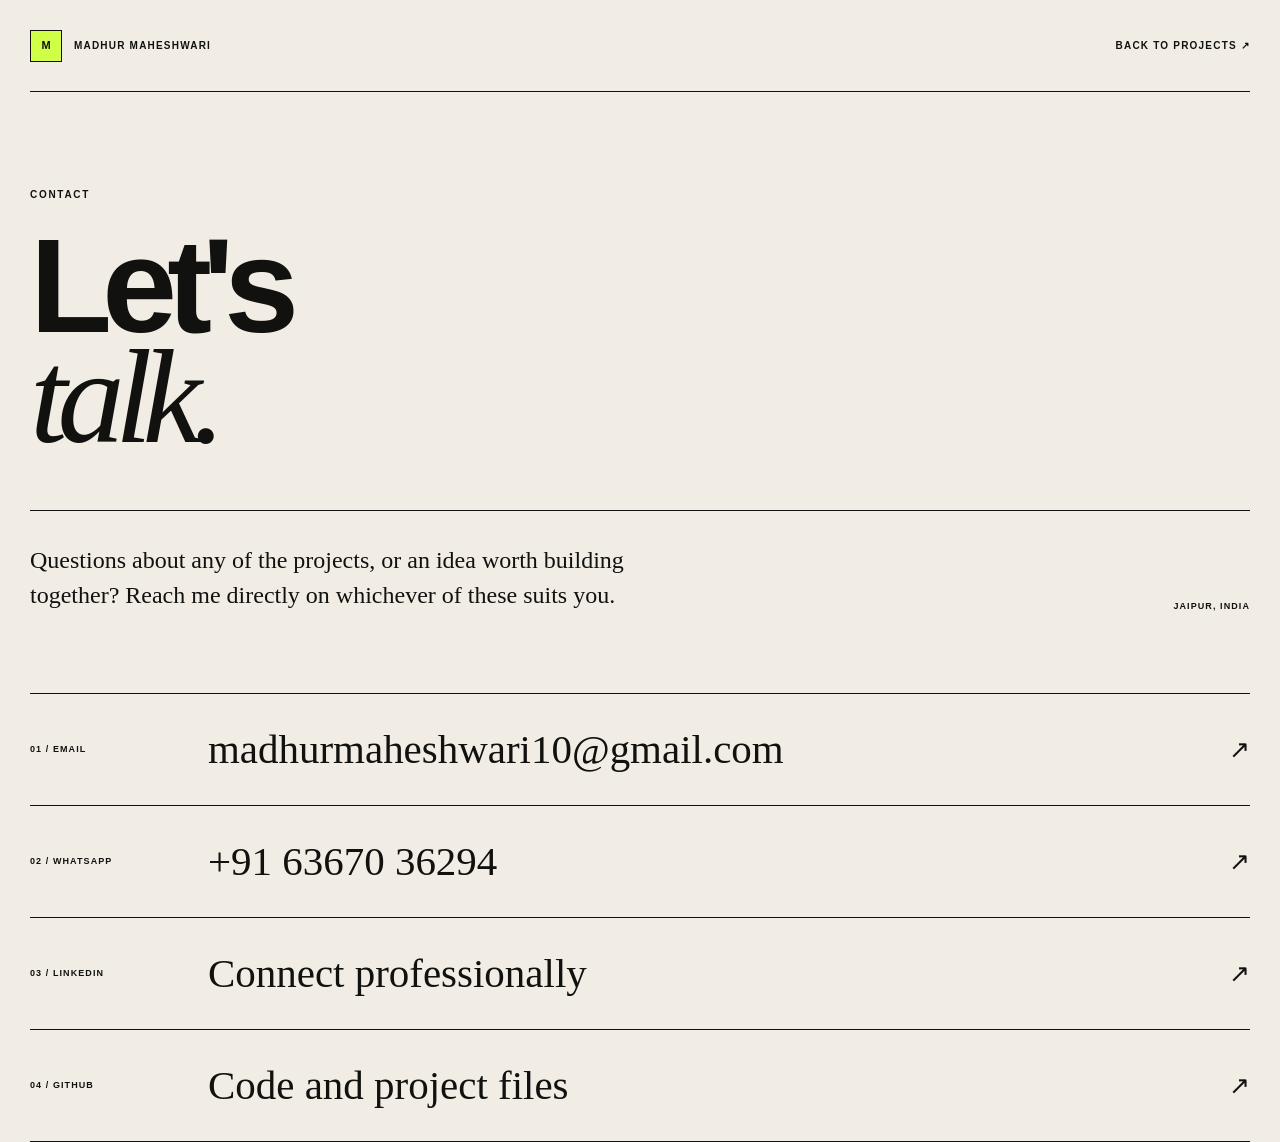
<file: contact.html>
<!DOCTYPE html>
<html lang="en">
<head>
<meta charset="utf-8"/>
<meta name="viewport" content="width=device-width, initial-scale=1"/>
<link rel="stylesheet" href="assets/site.css">
<link rel="stylesheet" href="assets/resume.css">
<title>Contact Madhur Maheshwari</title>
<meta name="description" content="Contact Madhur Maheshwari by email, WhatsApp, or LinkedIn."/>
<meta property="og:title" content="Madhur Maheshwari — Projects &amp; Résumé"/>
<meta property="og:description" content="Operations platforms, a farmland decision tool, an IPO research tool, websites, and data analysis projects."/>
<meta property="og:type" content="website"/>
<meta property="og:image" content="assets/social-card.png"/>
<meta property="og:image:width" content="1744"/>
<meta property="og:image:height" content="973"/>
<meta property="og:image:alt" content="Madhur Maheshwari — projects and résumé"/>
<meta name="twitter:card" content="summary_large_image"/>
<meta name="twitter:title" content="Madhur Maheshwari — Projects &amp; Résumé"/>
<meta name="twitter:description" content="Operations platforms, research tools, websites, and data analysis projects."/>
<meta name="twitter:image" content="assets/social-card.png"/>
<link rel="shortcut icon" href="assets/favicon.svg"/>
<link rel="icon" href="assets/favicon.svg"/>
</head>
<body>
<main class="contact-page">

<header class="contact-nav shell">
  <a class="brand" href="index.html" aria-label="Madhur Maheshwari home"><span class="brand-mark">M</span><span>Madhur Maheshwari</span></a>
  <a class="contact-back" href="index.html">Back to projects ↗</a>
</header>

<section class="contact-page-hero shell">
  <p class="kicker">Contact</p>
  <h1>Let's<br/><i>talk.</i></h1>
  <div class="contact-page-intro">
    <p>Questions about any of the projects, or an idea worth building together? Reach me directly on whichever of these suits you.</p>
    <span>Jaipur, India</span>
  </div>
</section>

<section class="contact-options shell" id="contact-options" aria-label="Contact options">
  <a href="mailto:madhurmaheshwari10@gmail.com"><span>01 / Email</span><strong>madhurmaheshwari10@gmail.com</strong><b>↗</b></a>
  <a href="https://wa.me/916367036294" target="_blank" rel="noreferrer"><span>02 / WhatsApp</span><strong>+91 63670 36294</strong><b>↗</b></a>
  <a href="https://www.linkedin.com/in/madhurmaheshwari10/" target="_blank" rel="noreferrer"><span>03 / LinkedIn</span><strong>Connect professionally</strong><b>↗</b></a>
  <a href="https://github.com/GABREO10/Projects" target="_blank" rel="noreferrer"><span>04 / GitHub</span><strong>Code and project files</strong><b>↗</b></a>
</section>

</main>
</body>
</html>
</file>
<file: assets/resume.css>
/* Additions for the projects-and-résumé layout. Loaded after site.css. */

#flagship,#appsheet,#land,#ipo,#rice-paddy,#web,#lab,#experience,#skills,#about{scroll-margin-top:0}

.role-line{align-items:flex-start}
.role-line b{display:block;font-weight:800}

/* Project index */
.index-section{padding:120px 0 130px}
.index-head{justify-content:space-between;align-items:end;gap:40px;margin-bottom:58px;display:flex}
.index-head h2{letter-spacing:-.065em;margin:0;font-size:clamp(48px,6.3vw,92px);font-weight:650;line-height:.91}
.index-head h2 i{font-family:Georgia,Times New Roman,serif;font-weight:400}
.index-list{border-top:1px solid var(--ink)}
.index-row{border-bottom:1px solid var(--line);grid-template-columns:54px minmax(0,1.05fr) minmax(0,.95fr) 24px;align-items:baseline;gap:24px;padding:21px 0;transition:background .18s,padding .18s;display:grid}
.index-row:hover{background:var(--acid);padding-left:16px;padding-right:16px}
.index-row>span{letter-spacing:.12em;font-size:10px;font-weight:800}
.index-row strong{letter-spacing:-.02em;font:400 clamp(22px,2.5vw,33px)/1.1 Georgia,Times New Roman,serif}
.index-row em{color:#555047;letter-spacing:.1em;text-transform:uppercase;font-size:10px;font-style:normal;font-weight:700;line-height:1.5}
.index-row b{text-align:right;font-size:16px;font-weight:400}

/* Case-study sections (Land Project, IPO Dossier, Rice Paddy) */
.case-section{--fg:#f7f2e8;--muted:#ffffffad;--rule:#fff3;--accent:var(--acid);background:var(--moss);color:var(--fg);padding:145px 0 150px;overflow:hidden}
.case-ipo{--fg:var(--ink);--muted:#514c45;--rule:#11110f47;--accent:#607c05;background:var(--paper-deep)}
.case-rice{--accent:var(--acid);background:var(--ink);padding:110px 0 115px}
.case-section .kicker{color:var(--accent)}
.case-intro{grid-template-columns:minmax(0,1.1fr) minmax(340px,.72fr);align-items:end;gap:clamp(60px,10vw,150px);display:grid}
.case-intro h2{letter-spacing:-.07em;margin:0;font-size:clamp(60px,7.8vw,118px);font-weight:650;line-height:.86}
.case-intro h2 i{color:var(--accent);font-family:Georgia,Times New Roman,serif;font-weight:400}
.case-rice .case-intro h2{font-size:clamp(46px,5.6vw,84px);line-height:.9}
.case-summary{padding-bottom:4px}
.case-summary>p{color:var(--muted);margin:0 0 20px;font-size:14px;line-height:1.72}
.case-summary .case-lede{color:var(--fg);margin-bottom:25px;font:400 27px/1.35 Georgia,Times New Roman,serif}
.case-note{color:var(--muted);letter-spacing:.12em;text-transform:uppercase;border-top:1px solid var(--rule);align-items:center;gap:11px;margin-top:30px;padding-top:20px;font-size:9px;font-weight:800;line-height:1.55;display:flex}
.case-note span{background:var(--accent);border-radius:50%;flex:0 0 8px;width:8px;height:8px}
.case-facts{border-top:1px solid var(--rule);grid-template-columns:repeat(4,minmax(0,1fr));margin-top:80px;display:grid}
.case-facts>div{border-bottom:1px solid var(--rule);padding:26px 24px 28px 0}
.case-facts>div+div{border-left:1px solid var(--rule);padding-left:24px}
.case-facts b{letter-spacing:-.03em;margin-bottom:10px;font:400 clamp(34px,3.8vw,54px)/1 Georgia,Times New Roman,serif;display:block}
.case-facts span{color:var(--muted);font-size:12px;line-height:1.55;display:block}

.shot{color:var(--ink);background:#f5f2eb;border:1px solid #11110f3d;transition:transform .22s,box-shadow .22s;display:block;overflow:hidden;box-shadow:0 28px 70px #0000003d}
.case-ipo .shot{box-shadow:0 24px 60px #11110f24}
.shot:hover{transform:translateY(-4px)}
.shot>img{width:100%;height:auto;display:block}
.shot-main{margin-top:72px}
.shot-grid{grid-template-columns:repeat(2,minmax(0,1fr));align-items:start;gap:26px;margin-top:26px;display:grid}
.shot-grid-three{grid-template-columns:repeat(3,minmax(0,1fr))}
.shot-label{color:var(--muted);letter-spacing:.18em;text-transform:uppercase;text-align:right;margin:64px 0 -56px;font-size:8px;font-weight:800}

.case-points{border-top:1px solid var(--rule);grid-template-columns:1fr 1fr;margin-top:85px;display:grid}
.case-point{border-bottom:1px solid var(--rule);grid-template-columns:38px 1fr;gap:12px 18px;padding:34px 32px 38px 0;display:grid}
.case-point:nth-child(odd){border-right:1px solid var(--rule);padding-right:45px}
.case-point:nth-child(2n){padding-left:45px}
.case-point>span{color:var(--accent);letter-spacing:.14em;grid-row:1/3;padding-top:5px;font-size:9px;font-weight:800}
.case-point h3{margin:0;font:400 26px/1.1 Georgia,Times New Roman,serif}
.case-point p{color:var(--muted);margin:0;font-size:13px;line-height:1.65}

/* Website section: the overlay labels follow the new project numbers */
.property-browser:after{content:"Project / 06"}
.retail-browser:after{content:"Project / 07"}

/* Experience and education */
.exp-row{grid-template-columns:170px .8fr 1.1fr}
.exp-row .service-number{line-height:1.6}
.exp-row h3 small{color:#ffffff8f;letter-spacing:.1em;text-transform:uppercase;margin-top:12px;font:700 10px/1.5 Arial,Helvetica,sans-serif;display:block}
.exp-row ul{margin:0;padding:0;list-style:none}
.exp-row li{color:#ffffffad;max-width:520px;padding:0 0 12px 17px;font-size:14px;line-height:1.6;position:relative}
.exp-row li:before{content:"+";color:var(--acid);position:absolute;left:0}
.exp-row li:last-child{padding-bottom:0}
.exp-subhead{color:var(--acid);letter-spacing:.17em;text-transform:uppercase;margin:90px 0 26px;font-size:10px;font-weight:800}

/* Skills */
.skills-section{padding:140px 0}
.skills-grid{grid-template-columns:1fr 1.25fr;gap:100px;display:grid}
.skills-grid h2{letter-spacing:-.065em;margin:0;font-size:clamp(48px,6.3vw,92px);font-weight:650;line-height:.91}
.skills-grid h2 i{font-family:Georgia,Times New Roman,serif;font-weight:400}
.skill-groups{border-top:1px solid var(--ink);padding-top:0}
.skill-group{border-bottom:1px solid var(--line);grid-template-columns:150px 1fr;gap:24px;padding:26px 0;display:grid}
.skill-group>span{letter-spacing:.14em;text-transform:uppercase;padding-top:8px;font-size:9px;font-weight:800}
.skill-tags{flex-wrap:wrap;gap:8px;display:flex}
.skill-tags span{border:1px solid #11110f59;border-radius:999px;padding:8px 12px;font-size:12px;line-height:1.2}

@media (max-width:980px){
.case-intro{grid-template-columns:1fr;gap:48px}
.case-summary{max-width:680px}
.case-facts{grid-template-columns:1fr 1fr}
.case-facts>div:nth-child(3){border-left:0;padding-left:0}
.shot-grid-three{grid-template-columns:1fr 1fr}
.exp-row{grid-template-columns:130px .85fr 1.15fr}
.skills-grid{grid-template-columns:1fr;gap:50px}
}
@media (max-width:760px){
.index-section{padding:90px 0}
.index-head{margin-bottom:44px;display:block}
.index-head .section-note{margin-top:28px}
.index-row{grid-template-columns:34px minmax(0,1fr) 20px;gap:6px 14px}
.index-row em{grid-area:2/2/auto/4}
.case-section,.skills-section{padding:95px 0}
.case-rice{padding:80px 0}
.case-intro h2{font-size:clamp(56px,16vw,88px)}
.case-facts{margin-top:58px}
.shot-main{margin-top:56px}
.shot-label{text-align:left;margin:48px 0 -40px}
.shot-grid,.shot-grid-three{grid-template-columns:1fr;gap:22px;margin-top:22px}
.case-points{grid-template-columns:1fr;margin-top:64px}
.case-point,.case-point:nth-child(odd),.case-point:nth-child(2n){border-right:0;padding:28px 0}
.exp-row{grid-template-columns:1fr;gap:16px}
.exp-row>p,.exp-row>ul{grid-column:1}
.exp-subhead{margin-top:64px}
.skill-group{grid-template-columns:1fr;gap:14px}
.skill-group>span{padding-top:0}
}
@media (max-width:520px){
.case-intro{gap:38px}
.case-intro h2{font-size:clamp(44px,13vw,58px);line-height:.92}
.case-rice .case-intro h2{font-size:clamp(38px,11vw,50px)}
.case-summary .case-lede{font-size:23px}
.case-note{align-items:flex-start}
.case-facts{grid-template-columns:1fr}
.case-facts>div,.case-facts>div+div{border-left:0;padding:22px 0}
.case-point{grid-template-columns:30px 1fr}
.shot .appsheet-caption strong{font-size:17px}
}
</file>
<file: assets/site.css>
/*! tailwindcss v4.2.1 | MIT License | https://tailwindcss.com */
@layer theme{:root,:host{--font-sans:ui-sans-serif, system-ui, sans-serif, "Apple Color Emoji", "Segoe UI Emoji", "Segoe UI Symbol", "Noto Color Emoji";--font-mono:ui-monospace, SFMono-Regular, Menlo, Monaco, Consolas, "Liberation Mono", "Courier New", monospace;--spacing:.25rem;--default-font-family:var(--font-sans);--default-mono-font-family:var(--font-mono)}}@layer base{*,:after,:before{box-sizing:border-box;border:0 solid;margin:0;padding:0}::backdrop{box-sizing:border-box;border:0 solid;margin:0;padding:0}::file-selector-button{box-sizing:border-box;border:0 solid;margin:0;padding:0}html,:host{-webkit-text-size-adjust:100%;tab-size:4;line-height:1.5;font-family:var(--default-font-family,ui-sans-serif, system-ui, sans-serif, "Apple Color Emoji", "Segoe UI Emoji", "Segoe UI Symbol", "Noto Color Emoji");font-feature-settings:var(--default-font-feature-settings,normal);font-variation-settings:var(--default-font-variation-settings,normal);-webkit-tap-highlight-color:transparent}hr{height:0;color:inherit;border-top-width:1px}abbr:where([title]){-webkit-text-decoration:underline dotted;text-decoration:underline dotted}h1,h2,h3,h4,h5,h6{font-size:inherit;font-weight:inherit}a{color:inherit;-webkit-text-decoration:inherit;-webkit-text-decoration:inherit;-webkit-text-decoration:inherit;-webkit-text-decoration:inherit;text-decoration:inherit}b,strong{font-weight:bolder}code,kbd,samp,pre{font-family:var(--default-mono-font-family,ui-monospace, SFMono-Regular, Menlo, Monaco, Consolas, "Liberation Mono", "Courier New", monospace);font-feature-settings:var(--default-mono-font-feature-settings,normal);font-variation-settings:var(--default-mono-font-variation-settings,normal);font-size:1em}small{font-size:80%}sub,sup{vertical-align:baseline;font-size:75%;line-height:0;position:relative}sub{bottom:-.25em}sup{top:-.5em}table{text-indent:0;border-color:inherit;border-collapse:collapse}:-moz-focusring{outline:auto}progress{vertical-align:baseline}summary{display:list-item}ol,ul,menu{list-style:none}img,svg,video,canvas,audio,iframe,embed,object{vertical-align:middle;display:block}img,video{max-width:100%;height:auto}button,input,select,optgroup,textarea{font:inherit;font-feature-settings:inherit;font-variation-settings:inherit;letter-spacing:inherit;color:inherit;opacity:1;background-color:#0000;border-radius:0}::file-selector-button{font:inherit;font-feature-settings:inherit;font-variation-settings:inherit;letter-spacing:inherit;color:inherit;opacity:1;background-color:#0000;border-radius:0}:where(select:is([multiple],[size])) optgroup{font-weight:bolder}:where(select:is([multiple],[size])) optgroup option{padding-inline-start:20px}::file-selector-button{margin-inline-end:4px}::placeholder{opacity:1}@supports (not ((-webkit-appearance:-apple-pay-button))) or (contain-intrinsic-size:1px){::placeholder{color:currentColor}@supports (color:color-mix(in lab, red, red)){::placeholder{color:color-mix(in oklab, currentcolor 50%, transparent)}}}textarea{resize:vertical}::-webkit-search-decoration{-webkit-appearance:none}::-webkit-date-and-time-value{min-height:1lh;text-align:inherit}::-webkit-datetime-edit{display:inline-flex}::-webkit-datetime-edit-fields-wrapper{padding:0}::-webkit-datetime-edit{padding-block:0}::-webkit-datetime-edit-year-field{padding-block:0}::-webkit-datetime-edit-month-field{padding-block:0}::-webkit-datetime-edit-day-field{padding-block:0}::-webkit-datetime-edit-hour-field{padding-block:0}::-webkit-datetime-edit-minute-field{padding-block:0}::-webkit-datetime-edit-second-field{padding-block:0}::-webkit-datetime-edit-millisecond-field{padding-block:0}::-webkit-datetime-edit-meridiem-field{padding-block:0}::-webkit-calendar-picker-indicator{line-height:1}:-moz-ui-invalid{box-shadow:none}button,input:where([type=button],[type=reset],[type=submit]){-webkit-appearance:button;appearance:button}::file-selector-button{-webkit-appearance:button;appearance:button}::-webkit-inner-spin-button{height:auto}::-webkit-outer-spin-button{height:auto}[hidden]:where(:not([hidden=until-found])){display:none!important}}@layer components;@layer utilities{.relative{position:relative}.static{position:static}.start{inset-inline-start:var(--spacing)}.contents{display:contents}.table{display:table}}:root{--ink:#11110f;--paper:#f1ede5;--paper-deep:#e7e0d5;--acid:#cfff47;--moss:#17372d;--rose:#d9b6bc;--navy:#061321;--navy-card:#102034;--gold:#d7b84f;--line:#11110f2e}*{box-sizing:border-box}html{scroll-behavior:smooth}body{background:var(--paper);color:var(--ink);margin:0;font-family:Arial,Helvetica,sans-serif;overflow-x:hidden}img{max-width:100%}a{color:inherit;text-decoration:none}h1,h2,h3{text-wrap:balance}p{text-wrap:pretty}.hero-copy,.hero-bottom p,.contact-page-hero,.contact-page-intro,.contact-options strong{min-width:0}#delivery,#contact-options{scroll-margin-top:24px}.shell{width:min(1220px,100% - 48px);margin-inline:auto}.nav-wrap{z-index:10;position:relative}.nav{border-bottom:1px solid var(--line);grid-template-columns:1fr auto 1fr;align-items:center;height:88px;display:grid}.wordmark{letter-spacing:-.04em;width:max-content;font-size:16px;font-weight:900}.wordmark span{color:#607c05;margin-left:5px;display:inline-block}.navlinks{letter-spacing:.13em;text-transform:uppercase;gap:36px;font-size:11px;font-weight:700;display:flex}.navlinks a,.nav-cta,.about-links a,.contact-bottom a{transition:opacity .18s}.navlinks a:hover,.about-links a:hover,.contact-bottom a:hover{opacity:.55}.nav-cta{border:1px solid var(--ink);letter-spacing:.1em;text-transform:uppercase;justify-self:end;align-items:center;gap:18px;padding:11px 14px;font-size:11px;font-weight:700;transition:background .18s,color .18s;display:inline-flex}.nav-cta:hover{background:var(--ink);color:#fff}.nav-cta span{color:#718f14}.hero{min-height:760px;padding:36px 0 86px}.hero-topline{letter-spacing:.14em;text-transform:uppercase;justify-content:space-between;margin-bottom:78px;font-size:10px;font-weight:700;display:flex}.hero-topline p{margin:0}.hero-grid{grid-template-columns:minmax(0,1fr) 282px;align-items:end;gap:clamp(40px,8vw,110px);display:grid}.hero-signal{color:#607c05;letter-spacing:.15em;text-transform:uppercase;margin:0 0 22px;font-size:10px;font-weight:800}.hero-copy h1{letter-spacing:-.073em;margin:0;font-size:clamp(58px,7vw,108px);font-weight:650;line-height:.88}.hero-copy h1 em{font-family:Georgia,Times New Roman,serif;font-weight:400}.hero-line{display:block}.hero-bottom{justify-content:space-between;align-items:end;max-width:805px;margin-top:60px;display:flex}.hero-bottom p{color:#45413b;max-width:560px;margin:0;font-family:Georgia,Times New Roman,serif;font-size:22px;line-height:1.45}.round-link{border:1px solid var(--ink);border-radius:50%;flex:0 0 58px;place-items:center;width:58px;height:58px;font-size:22px;transition:transform .18s,background .18s;display:grid}.round-link:hover{background:var(--acid);transform:translateY(4px)}.portrait-wrap{aspect-ratio:4/5;background:#ddd5c9;position:relative;overflow:hidden}.portrait-wrap:after{content:"";pointer-events:none;border:1px solid #ffffff40;position:absolute;inset:0}.portrait-wrap img{object-fit:cover;filter:saturate(.82)contrast(1.04);width:100%;height:100%;transition:transform .5s cubic-bezier(.2,.8,.2,1);display:block}.portrait-wrap:hover img{transform:scale(1.025)}.portrait-index{background:var(--acid);letter-spacing:.12em;padding:6px 7px;font-size:9px;font-weight:800;position:absolute;top:12px;right:12px}.availability{align-items:center;gap:11px;margin-top:16px;font-size:11px;line-height:1.4;display:flex}.status-dot{background:#6b9804;border-radius:50%;flex:0 0 8px;width:8px;height:8px;box-shadow:0 0 0 5px #6b980421}.ticker{border-top:1px solid var(--ink);border-bottom:1px solid var(--ink);background:var(--acid);overflow:hidden}.ticker-track{width:max-content;animation:26s linear infinite ticker;display:flex}.ticker-track span{white-space:nowrap;letter-spacing:.13em;padding:16px 0;font-size:12px;font-weight:800;display:block}@keyframes ticker{to{transform:translate(-50%)}}.work-section{padding:140px 0 150px}.section-intro{justify-content:space-between;align-items:end;margin-bottom:95px;display:flex}.kicker{letter-spacing:.17em;text-transform:uppercase;margin:0 0 28px;font-size:10px;font-weight:800}.kicker.light{color:var(--acid)}.section-intro h2,.services-head h2,.lab-head h2,.about-title h2{letter-spacing:-.065em;margin:0;font-size:clamp(48px,6.3vw,92px);font-weight:650;line-height:.91}.section-intro h2 i,.services-head h2 i,.about-title h2 i{font-family:Georgia,Times New Roman,serif;font-weight:400}.section-note{color:#555047;max-width:360px;margin:0 0 6px;font-size:14px;line-height:1.65}.browser-bar{color:#4a4a46;background:#d9d9d6;border-bottom:1px solid #00000024;align-items:center;gap:7px;height:38px;padding:0 14px;display:flex}.browser-bar>span{background:#9c9c97;border-radius:50%;width:8px;height:8px}.browser-bar b{text-overflow:ellipsis;white-space:nowrap;letter-spacing:.12em;text-transform:uppercase;min-width:0;margin-left:8px;font-size:8px;font-weight:800;overflow:hidden}.case-open{background:var(--paper);color:var(--ink);letter-spacing:.12em;text-transform:uppercase;opacity:0;padding:12px 14px;font-size:10px;font-weight:800;transition:opacity .2s,transform .2s;position:absolute;bottom:16px;right:16px;transform:translateY(8px)}.case-label{letter-spacing:.14em;text-transform:uppercase;opacity:.7;margin:0 0 20px;font-size:9px;font-weight:800}.flagship-section{background:var(--navy);color:#f7f2e8;padding:145px 0 150px;overflow:hidden}.flagship-intro{grid-template-columns:minmax(0,1.1fr) minmax(340px,.72fr);align-items:end;gap:clamp(60px,10vw,150px);display:grid}.flagship-kicker{color:var(--gold)}.flagship-intro h2{letter-spacing:-.07em;margin:0;font-size:clamp(60px,7.8vw,118px);font-weight:650;line-height:.86}.flagship-intro h2 i{color:var(--gold);font-family:Georgia,Times New Roman,serif;font-weight:400}.flagship-summary{padding-bottom:4px}.flagship-summary>p{color:#ffffffad;margin:0 0 20px;font-size:14px;line-height:1.72}.flagship-summary .flagship-lede{color:#fff;margin-bottom:25px;font:400 27px/1.35 Georgia,Times New Roman,serif}.confidential-note{color:#ffffff94;letter-spacing:.12em;text-transform:uppercase;border-top:1px solid #fff3;align-items:center;gap:11px;margin-top:30px;padding-top:20px;font-size:9px;font-weight:800;display:flex}.confidential-note span{background:var(--gold);border-radius:50%;width:8px;height:8px;box-shadow:0 0 0 5px #d7b84f1f}.product-proof{grid-template-columns:minmax(0,1.45fr) minmax(300px,.63fr);align-items:start;gap:24px;margin-top:88px;display:grid;position:relative}.product-proof:before{content:"REAL PRODUCT / SANITIZED DATA";color:#ffffff61;letter-spacing:.18em;font-size:8px;font-weight:800;position:absolute;top:-28px;right:0}.product-shot{background:0 0;overflow:hidden}.product-shot img{width:100%;height:auto;display:block}.product-shot-admin{max-height:760px}.product-shot-admin img{width:100%}.platform-details{margin-top:85px}.capability-grid{border-top:1px solid #fff3;grid-template-columns:1fr 1fr;display:grid}.capability{border-bottom:1px solid #fff3;grid-template-columns:38px 1fr;gap:12px 18px;padding:34px 32px 38px 0;display:grid}.capability:nth-child(odd){border-right:1px solid #fff3;padding-right:45px}.capability:nth-child(2n){padding-left:45px}.capability>span{color:var(--gold);letter-spacing:.14em;grid-row:1/3;padding-top:5px;font-size:9px;font-weight:800}.capability h3{margin:0;font:400 26px/1.1 Georgia,Times New Roman,serif}.capability p{color:#ffffff9e;margin:0;font-size:13px;line-height:1.65}.stack-row{flex-wrap:wrap;gap:8px;padding-top:28px;display:flex}.stack-row span{color:#ffffffbf;letter-spacing:.08em;text-transform:uppercase;border:1px solid #d7b84f6b;border-radius:999px;padding:8px 10px;font-size:9px}.delivery-map{color:var(--ink);background:#e8edf3;grid-template-columns:minmax(300px,.7fr) minmax(0,1.45fr);align-items:center;gap:55px;margin-top:110px;padding:28px;display:grid}.delivery-copy{padding:28px 0 28px 20px}.delivery-copy h3{letter-spacing:-.04em;margin:0 0 28px;font:400 clamp(38px,4.2vw,61px)/.98 Georgia,Times New Roman,serif}.delivery-copy>p:not(.case-label){color:#525b65;margin:0;font-size:14px;line-height:1.7}.delivery-copy>a{border-bottom:1px solid var(--ink);letter-spacing:.1em;text-transform:uppercase;margin-top:34px;padding-bottom:5px;font-size:10px;font-weight:800;display:inline-block}.delivery-image{background:#f5f7f9;height:auto;display:block;overflow:hidden}.delivery-image img{object-fit:contain;width:100%;height:auto;display:block}.appsheet-section{background:#d9e7a9;padding:145px 0}.appsheet-intro{grid-template-columns:minmax(0,1.15fr) minmax(360px,.65fr);align-items:end;gap:clamp(55px,8vw,120px);display:grid}.appsheet-copy h2{letter-spacing:-.065em;margin:0;font-size:clamp(50px,6vw,87px);font-weight:650;line-height:.91}.appsheet-copy h2 i{font-family:Georgia,Times New Roman,serif;font-weight:400}.appsheet-lede{color:#3e4930;max-width:650px;margin:42px 0 0;font-size:15px;line-height:1.75}.appsheet-facts{border-top:1px solid #11110f4d}.appsheet-facts>div{border-bottom:1px solid #11110f4d;grid-template-columns:125px 1fr;align-items:baseline;gap:20px;padding:19px 0;display:grid}.appsheet-facts b{font:400 22px/1 Georgia,Times New Roman,serif}.appsheet-facts span{color:#4e5c3c;font-size:11px;line-height:1.5}.appsheet-proof{margin-top:110px}.appsheet-proof-head{border-top:1px solid #11110f52;grid-template-columns:minmax(0,1.1fr) minmax(300px,.55fr);align-items:end;gap:60px;margin-bottom:54px;padding-top:26px;display:grid}.appsheet-proof-head h3{letter-spacing:-.055em;margin:0;font-size:clamp(42px,5.3vw,74px);font-weight:650;line-height:.92}.appsheet-proof-head h3 i{font-family:Georgia,Times New Roman,serif;font-weight:400}.appsheet-proof-head>p{color:#465235;margin:0 0 6px;font-size:13px;line-height:1.7}.appsheet-device-grid{grid-template-columns:minmax(0,1.55fr) minmax(300px,.45fr);align-items:start;gap:28px;display:grid}.appsheet-desktop,.appsheet-mobile{background:#f5f2eb;border:1px solid #11110f3d;transition:transform .22s,box-shadow .22s;display:block;overflow:hidden;box-shadow:0 28px 70px #232f112e}.appsheet-desktop:hover,.appsheet-mobile:hover{transform:translateY(-4px);box-shadow:0 34px 78px #232f113b}.appsheet-desktop>img{width:100%;height:auto;display:block}.appsheet-mobile{background:#151a16;border:7px solid #151a16;border-radius:30px;max-width:390px;margin-left:auto}.appsheet-mobile>img{object-fit:contain;background:#1f1f1f;width:100%;height:auto;display:block}.mobile-top{color:#fff;letter-spacing:.08em;background:#151a16;justify-content:space-between;align-items:center;height:38px;padding:0 14px;font-size:8px;display:flex}.mobile-top b{text-transform:uppercase;font-size:8px}.appsheet-caption{color:var(--ink);background:#f5f2eb;grid-template-columns:auto 1fr auto;align-items:center;gap:20px;padding:18px 20px;display:grid}.appsheet-caption span,.appsheet-caption small{letter-spacing:.12em;text-transform:uppercase;font-size:8px;font-weight:800}.appsheet-caption strong{font:400 20px/1 Georgia,Times New Roman,serif}.appsheet-data-map{color:#fff;background:#14271f;grid-template-columns:minmax(300px,.5fr) minmax(0,1.5fr);align-items:center;gap:48px;margin-top:100px;padding:28px;display:grid}.appsheet-data-copy{padding:22px 0 22px 18px}.appsheet-data-copy h3{letter-spacing:-.035em;margin:0 0 24px;font:400 clamp(32px,3.7vw,50px)/1 Georgia,Times New Roman,serif}.appsheet-data-copy>p:not(.case-label){color:#ffffffa6;margin:0;font-size:13px;line-height:1.7}.appsheet-data-copy>span{letter-spacing:.1em;text-transform:uppercase;border-bottom:1px solid #ffffffb3;margin-top:30px;padding-bottom:4px;font-size:9px;font-weight:800;display:inline-block}.appsheet-data-map>img{background:#fff;width:100%;height:auto;display:block}.appsheet-documentation{background:#ffffff80;border:1px solid #11110f33;grid-template-columns:minmax(360px,.86fr) minmax(0,1.14fr);align-items:start;gap:clamp(48px,6vw,84px);margin-top:100px;padding:clamp(32px,4vw,56px);display:grid}.manual-preview{min-height:720px;padding:0 46px 50px 0;position:relative}.manual-page{background:#fff;border:1px solid #11110f2e;width:min(84%,440px);transition:transform .22s,box-shadow .22s;display:block;position:absolute;overflow:hidden;box-shadow:0 24px 65px #232f1133}.manual-page:hover{box-shadow:0 32px 80px #232f1147}.manual-page img{width:100%;height:auto;display:block}.manual-page span{color:var(--ink);letter-spacing:.1em;text-transform:uppercase;background:#f7f5ef;border-top:1px solid #11110f24;padding:12px 14px;font-size:8px;font-weight:800;display:block}.manual-page-primary{z-index:2;top:0;left:0;transform:rotate(-1.2deg)}.manual-page-primary:hover{transform:translateY(-5px)rotate(-1.2deg)}.manual-page-secondary{z-index:1;bottom:0;right:0;transform:rotate(2deg)}.manual-page-secondary:hover{z-index:3;transform:translateY(-5px)rotate(2deg)}.manual-content{padding-top:4px}.appsheet-documentation h3{letter-spacing:-.04em;margin:0 0 24px;font:400 clamp(38px,4.1vw,58px)/.98 Georgia,Times New Roman,serif}.manual-lede{color:#465235;max-width:660px;margin:0;font-size:14px;line-height:1.72}.manual-chapters{border-top:1px solid #11110f47;margin-top:32px}.manual-chapters article{border-bottom:1px solid #11110f38;grid-template-columns:32px 1fr;gap:14px;padding:18px 0;display:grid}.manual-chapters article>span{color:#607c05;letter-spacing:.12em;padding-top:3px;font-size:9px;font-weight:900}.manual-chapters h4{margin:0 0 6px;font:400 20px/1.1 Georgia,Times New Roman,serif}.manual-chapters p{color:#526043;margin:0;font-size:11px;line-height:1.55}.manual-tags{flex-wrap:wrap;gap:7px;margin-top:30px;display:flex}.manual-tags span{letter-spacing:.07em;text-transform:uppercase;border:1px solid #11110f47;border-radius:999px;padding:7px 9px;font-size:8px}.web-section{padding:145px 0 155px}.web-intro{margin-bottom:85px}.web-case{margin-bottom:115px}.web-case:last-child{margin-bottom:0}.website-browser{--browser-bar-height:38px;border:1px solid #11110f38;display:block;position:relative;overflow:hidden;box-shadow:0 24px 70px #11110f1f}.website-browser img{object-fit:contain;width:100%;height:auto;transition:filter .25s;display:block}.website-browser:after{z-index:2;top:calc(var(--browser-bar-height) + 1.8%);letter-spacing:.13em;text-transform:uppercase;pointer-events:none;border:1px solid #ffffff29;justify-content:center;align-items:center;width:17.2%;height:9.2%;font-size:clamp(5px,.62vw,8px);font-weight:800;display:flex;position:absolute;left:5.4%}.website-browser:hover img{filter:brightness(.82)}:is(.website-browser:hover .case-open,.website-browser:focus-visible .case-open){opacity:1;transform:translateY(0)}.property-browser{background:var(--moss)}.property-browser:after{content:"Project / 03";color:#f7f2e8;background:#102f27}.retail-browser{background:var(--rose)}.retail-browser:after{content:"Project / 04";top:calc(var(--browser-bar-height) + 2.8%);color:#17372d;background:#faf6ee;border-color:#17372d29;height:10%}.case-open{z-index:3}.web-case-meta{grid-template-columns:45px minmax(0,1.35fr) minmax(250px,.65fr);gap:30px;padding:32px 0 0;display:grid}.web-case-number{letter-spacing:.14em;padding-top:5px;font-size:9px;font-weight:800}.web-case-meta h3{letter-spacing:-.04em;margin:0 0 18px;font:400 clamp(38px,4.2vw,60px)/.98 Georgia,Times New Roman,serif}.web-case-meta>div>p:not(.case-label){color:#555047;max-width:680px;margin:0;font-size:14px;line-height:1.7}.web-case-meta ul{border-top:1px solid var(--ink);margin:0;padding:5px 0 0;list-style:none}.web-case-meta li{border-bottom:1px solid var(--line);padding:11px 0 11px 17px;font-size:10px;line-height:1.4;position:relative}.web-case-meta li:before{content:"+";position:absolute;left:0}.services-section{background:var(--ink);color:#fff;padding:145px 0}.services-head{justify-content:space-between;align-items:start;margin-bottom:90px;display:flex}.services-head h2{text-align:right;max-width:900px}.service-list{border-top:1px solid #ffffff40}.service-row{border-bottom:1px solid #ffffff40;grid-template-columns:54px .8fr 1.1fr;align-items:start;gap:30px;padding:42px 0;display:grid}.service-number{color:var(--acid);letter-spacing:.12em;font-size:10px;font-weight:800}.service-row h3{margin:0;font:400 34px/1 Georgia,Times New Roman,serif}.service-row>p{color:#ffffffad;max-width:390px;margin:0;font-size:14px;line-height:1.65}.lab-section{padding:140px 0 150px}.lab-head{justify-content:space-between;align-items:end;margin-bottom:58px;display:flex}.lab-note{color:#666057;letter-spacing:.08em;text-align:right;text-transform:uppercase;max-width:250px;margin:0 0 5px;font-size:11px;font-weight:700;line-height:1.55}.project-grid{grid-template-columns:1fr 1fr;gap:68px 22px;display:grid}.project-tile:nth-child(2n){margin-top:70px}.project-grid-three{grid-template-columns:repeat(3,minmax(0,1fr));gap:22px}.project-grid-three .project-tile:nth-child(2n){margin-top:54px}.project-image{background:0 0;overflow:hidden}.project-image img{aspect-ratio:16/10;object-fit:contain;width:100%;transition:transform .5s cubic-bezier(.2,.8,.2,1);display:block}.project-tile:hover .project-image img{transform:scale(1.02)}.project-meta{border-bottom:1px solid var(--ink);grid-template-columns:36px 1fr auto;gap:14px;padding:18px 0;display:grid}.project-meta>span{letter-spacing:.12em;padding-top:6px;font-size:9px;font-weight:800}.project-meta h3{margin:0 0 5px;font:400 25px/1.1 Georgia,Times New Roman,serif}.project-meta p{color:#666057;letter-spacing:.1em;text-transform:uppercase;margin:0;font-size:10px}.project-meta b{font-size:18px;font-weight:400}.about-section{background:var(--paper-deep);padding:140px 0}.about-grid{grid-template-columns:1fr .8fr;gap:100px;display:grid}.about-copy{padding-top:42px}.about-copy p{color:#514c45;margin:0 0 22px;font-size:15px;line-height:1.75}.about-copy .about-lede{color:var(--ink);margin-bottom:34px;font:400 30px/1.35 Georgia,Times New Roman,serif}.about-links{flex-wrap:wrap;gap:26px;margin-top:44px;display:flex}.about-links a{border-bottom:1px solid var(--ink);letter-spacing:.11em;text-transform:uppercase;padding-bottom:5px;font-size:11px;font-weight:800}.contact{background:var(--acid);padding:95px 0 40px}.contact-top,.contact-bottom{letter-spacing:.13em;text-transform:uppercase;justify-content:space-between;align-items:center;font-size:10px;font-weight:800;display:flex}.contact-top{border-bottom:1px solid var(--ink);padding-bottom:38px}.contact-top p{margin:0}.contact-title{letter-spacing:-.075em;justify-content:space-between;align-items:center;padding:55px 0 75px;font-size:clamp(70px,11vw,165px);font-weight:650;line-height:.8;display:flex}.contact-title span{border:2px solid var(--ink);border-radius:50%;flex:none;place-items:center;width:clamp(65px,8vw,110px);height:clamp(65px,8vw,110px);font-size:clamp(24px,3vw,45px);transition:transform .22s,background .22s,color .22s;display:grid}.contact-title:hover span{background:var(--ink);color:#fff;transform:rotate(45deg)}.contact-bottom{border-top:1px solid var(--ink);padding-top:26px}.contact-bottom>div{gap:24px;display:flex}.contact-direct{align-items:center}.contact-socials{justify-content:flex-end}.contact-page{background:var(--paper);min-height:100vh;color:var(--ink)}.contact-nav{border-bottom:1px solid var(--ink);justify-content:space-between;align-items:center;height:92px;display:flex}.brand{letter-spacing:.12em;text-transform:uppercase;align-items:center;gap:12px;font-size:10px;font-weight:800;display:inline-flex}.brand-mark{border:1px solid var(--ink);background:var(--acid);letter-spacing:0;place-items:center;width:32px;height:32px;font-size:11px;display:grid}.contact-back{letter-spacing:.12em;text-transform:uppercase;font-size:10px;font-weight:800}.brand,.contact-back{transition:opacity .18s}.brand:hover,.contact-back:hover{opacity:.58}.contact-page-hero{padding:95px 0 80px}.contact-page-hero h1{letter-spacing:-.073em;max-width:1100px;margin:18px 0 58px;font-size:clamp(72px,10.5vw,156px);font-weight:650;line-height:.82}.contact-page-hero h1 i{font-family:Georgia,Times New Roman,serif;font-weight:400}.contact-page-intro{border-top:1px solid var(--ink);grid-template-columns:minmax(0,620px) auto;justify-content:space-between;align-items:end;gap:50px;padding-top:32px;display:grid}.contact-page-intro p{margin:0;font:400 24px/1.45 Georgia,Times New Roman,serif}.contact-page-intro span{letter-spacing:.12em;text-transform:uppercase;white-space:nowrap;font-size:9px;font-weight:800}.contact-options{border-top:1px solid var(--ink)}.contact-options>a{border-bottom:1px solid var(--ink);grid-template-columns:150px minmax(0,1fr) auto;align-items:center;gap:28px;padding:34px 0;transition:padding .18s,background .18s;display:grid}.contact-options>a:hover{background:var(--acid);padding-left:18px;padding-right:18px}.contact-options span{letter-spacing:.12em;text-transform:uppercase;font-size:9px;font-weight:800}.contact-options strong{overflow-wrap:anywhere;font:400 clamp(25px,3.2vw,48px)/1.05 Georgia,Times New Roman,serif}.contact-options b{font-size:25px;font-weight:400}.contact-brief{grid-template-columns:.8fr 1.2fr;gap:90px;padding-top:130px;padding-bottom:130px;display:grid}.contact-brief h2{letter-spacing:-.045em;max-width:490px;margin:16px 0 0;font:400 clamp(42px,5vw,70px)/.98 Georgia,Times New Roman,serif}.contact-brief ol{margin:0;padding:0;list-style:none}.contact-brief li{border-bottom:1px solid #11110f52;grid-template-columns:46px 1fr;gap:18px;padding:24px 0;display:grid}.contact-brief li:first-child{border-top:1px solid #11110f52}.contact-brief li>span{letter-spacing:.1em;padding-top:5px;font-size:9px;font-weight:800}.contact-brief li p{color:#514c45;margin:0;font-size:14px;line-height:1.65}.contact-brief li b{color:var(--ink);margin-bottom:5px;font:400 24px/1.1 Georgia,Times New Roman,serif;display:block}.contact-page-cta{background:var(--acid);padding:82px 0 36px}.contact-page-cta>div>p{border-bottom:1px solid var(--ink);letter-spacing:.13em;text-transform:uppercase;margin:0;padding-bottom:28px;font-size:10px;font-weight:800}.contact-page-cta a{letter-spacing:-.07em;justify-content:space-between;align-items:center;gap:25px;padding:52px 0 72px;font-size:clamp(55px,8.4vw,125px);font-weight:650;line-height:.84;display:flex}.contact-page-cta a span{border:2px solid var(--ink);border-radius:50%;flex:none;place-items:center;width:clamp(62px,8vw,105px);height:clamp(62px,8vw,105px);font-size:clamp(24px,3vw,42px);display:grid}@media (max-width:980px){.hero-grid{grid-template-columns:1fr 230px;gap:42px}.hero-copy h1{font-size:clamp(56px,8.8vw,86px)}.flagship-intro{grid-template-columns:1fr;gap:48px}.flagship-summary{max-width:680px}.product-proof{grid-template-columns:minmax(0,1.3fr) minmax(280px,.7fr)}.delivery-map{grid-template-columns:1fr}.delivery-copy{max-width:700px}.delivery-image{height:auto}.appsheet-intro{grid-template-columns:1fr}.appsheet-copy{max-width:820px}.appsheet-facts{max-width:720px}.appsheet-device-grid{grid-template-columns:1fr}.appsheet-mobile{width:min(100%,390px);margin:28px auto 0}.appsheet-data-map{grid-template-columns:1fr}.appsheet-data-copy{max-width:720px}.appsheet-documentation{grid-template-columns:1fr}.manual-preview{width:min(100%,680px);margin-inline:auto}.web-case-meta{grid-template-columns:40px 1fr}.web-case-meta ul{grid-column:2;margin-top:12px}.service-row{grid-template-columns:42px .85fr 1.15fr}.project-grid-three{grid-template-columns:1fr 1fr}.about-grid{gap:55px}}@media (max-width:760px){.shell{width:min(100% - 28px,1220px)}.nav{grid-template-columns:1fr auto;height:72px}.navlinks{display:none}.hero{min-height:0;padding:28px 0 72px}.hero-topline{margin-bottom:54px}.hero-topline p:last-child{display:none}.hero-grid{grid-template-columns:1fr}.hero-copy h1{letter-spacing:-.06em;font-size:clamp(46px,13vw,68px);line-height:.92}.hero-line>span,.hero-line>em{display:block}.hero-line+.hero-line{margin-top:8px}.hero-bottom{gap:22px;margin-top:40px}.hero-bottom p{font-size:18px}.hero-profile{grid-template-columns:minmax(0,280px) 1fr;align-items:end;gap:18px;margin-top:18px;display:grid}.availability{align-items:flex-start;margin-bottom:4px}.work-section,.flagship-section,.appsheet-section,.web-section,.services-section,.lab-section,.about-section{padding:95px 0}.section-intro,.services-head,.lab-head{margin-bottom:58px;display:block}.section-note{margin-top:30px}.flagship-intro h2{font-size:clamp(56px,16vw,88px)}.product-proof{grid-template-columns:1fr;gap:34px;margin-top:64px}.product-proof:before{left:0;right:auto}.product-shot-admin{width:min(100%,520px);max-height:none}.capability-grid{grid-template-columns:1fr}.capability,.capability:nth-child(odd),.capability:nth-child(2n){border-right:0;padding:28px 0}.delivery-map{gap:24px;margin-top:78px;padding:18px}.delivery-copy{padding:20px 4px 10px}.delivery-image{height:auto}.appsheet-copy h2{font-size:clamp(50px,13.5vw,76px)}.appsheet-lede{margin-top:32px}.appsheet-proof{margin-top:75px}.appsheet-proof-head{grid-template-columns:1fr;gap:25px}.appsheet-device-grid{grid-template-columns:1fr}.appsheet-desktop{width:100%}.appsheet-mobile{width:min(100%,390px);margin:18px auto 0}.appsheet-data-map{gap:26px;margin-top:75px;padding:18px}.appsheet-data-copy{padding:22px 5px 4px}.appsheet-documentation{grid-template-columns:1fr;gap:38px;margin-top:75px;padding:30px}.manual-preview{min-height:590px;padding-right:34px}.web-case{margin-bottom:82px}.browser-bar{height:34px}.website-browser{--browser-bar-height:34px}.services-head h2{text-align:left}.services-head .kicker{margin-bottom:32px}.service-row{grid-template-columns:32px 1fr;gap:20px}.service-row>p{grid-column:2}.lab-note{text-align:left;margin-top:28px}.project-grid,.project-grid-three{grid-template-columns:1fr;gap:48px}.project-tile:nth-child(2n){margin-top:0}.about-grid{grid-template-columns:1fr;gap:18px}.about-copy{padding-top:15px}.contact-title{padding:50px 0 65px}.contact-page-hero{padding:72px 0 64px}.contact-page-intro{grid-template-columns:1fr;gap:26px}.contact-page-intro span{white-space:normal}.contact-options>a{grid-template-columns:110px minmax(0,1fr) auto}.contact-brief{grid-template-columns:1fr;gap:50px;padding-top:95px;padding-bottom:95px}}@media (max-width:520px){.nav-cta{padding:10px}.hero-copy h1{letter-spacing:-.05em;font-size:clamp(38px,11vw,46px);line-height:.96}.hero-bottom{grid-template-columns:minmax(0,1fr) auto;width:100%;display:grid}.hero-profile{text-align:center;max-width:270px;margin:28px auto 0;display:block}.availability{justify-content:center}.hero-bottom{align-items:flex-start}.round-link{flex-basis:48px;width:48px;height:48px}.flagship-intro{gap:38px}.flagship-intro h2{font-size:clamp(44px,13vw,58px);line-height:.92}.flagship-summary .flagship-lede{font-size:23px}.confidential-note{align-items:flex-start;line-height:1.55}.capability{grid-template-columns:30px 1fr}.delivery-image{height:auto}.appsheet-facts>div{grid-template-columns:100px 1fr}.appsheet-copy h2{font-size:clamp(42px,11.5vw,52px);line-height:.96}.appsheet-proof-head h3{font-size:clamp(36px,10.5vw,44px)}.appsheet-mobile>img{height:auto}.appsheet-caption{grid-template-columns:auto 1fr;gap:10px 16px}.appsheet-caption small{grid-column:2}.appsheet-documentation{grid-template-columns:1fr;padding:22px}.manual-preview{min-height:535px;padding-right:24px}.manual-page{width:min(82%,340px)}.web-case-meta{grid-template-columns:30px 1fr;gap:18px}.web-case-meta h3{font-size:39px}.case-open{display:none}.service-row h3{font-size:28px}.project-meta{grid-template-columns:28px 1fr auto}.contact{padding-top:70px}.contact-top,.contact-bottom{text-align:center;flex-direction:column;align-items:center;gap:16px}.contact-title{letter-spacing:-.06em;gap:12px;font-size:clamp(40px,13.5vw,58px);line-height:.9}.contact-title span{flex-basis:50px;width:50px;height:50px;font-size:22px}.contact-bottom>div{flex-wrap:wrap;justify-content:center;width:100%}.contact-direct{flex-direction:column;align-items:center;gap:12px!important}.contact-nav{height:76px}.contact-nav .brand>span:last-child{display:none}.contact-page-hero{text-align:center}.contact-page-hero h1{letter-spacing:-.055em;font-size:clamp(44px,13.5vw,58px);line-height:.92}.contact-page-intro{text-align:center;justify-items:center}.contact-page-intro p{max-width:440px;font-size:20px}.contact-options>a{text-align:center;grid-template-columns:1fr;justify-items:center;gap:9px;padding:28px 6px}.contact-options>a>span{grid-column:auto}.contact-options strong{overflow-wrap:anywhere;word-break:break-word;width:100%;max-width:100%;font-size:18px;line-height:1.25;display:block}.contact-options b{border:1px solid var(--ink);border-radius:50%;place-items:center;width:38px;height:38px;margin-top:4px;font-size:17px;display:grid}.contact-brief{text-align:center}.contact-brief ol{text-align:left}.contact-page-cta{text-align:center}.contact-page-cta a{text-align:center;flex-direction:column;align-items:center;gap:24px;font-size:clamp(42px,13vw,58px);line-height:.92}}@media (max-width:380px){.shell{width:min(100% - 24px,1220px)}.nav-cta{gap:8px;font-size:9px}.hero-copy h1{font-size:clamp(40px,12.8vw,50px)}.flagship-intro h2{font-size:clamp(46px,14.5vw,58px)}.appsheet-copy h2{font-size:clamp(42px,13vw,54px)}.appsheet-proof-head h3{font-size:38px}.contact-title{font-size:clamp(38px,12.5vw,48px)}.contact-options strong{font-size:18px}}@media (prefers-reduced-motion:reduce){html{scroll-behavior:auto}.ticker-track{animation:none}*{transition-duration:.01ms!important}}
</file>
